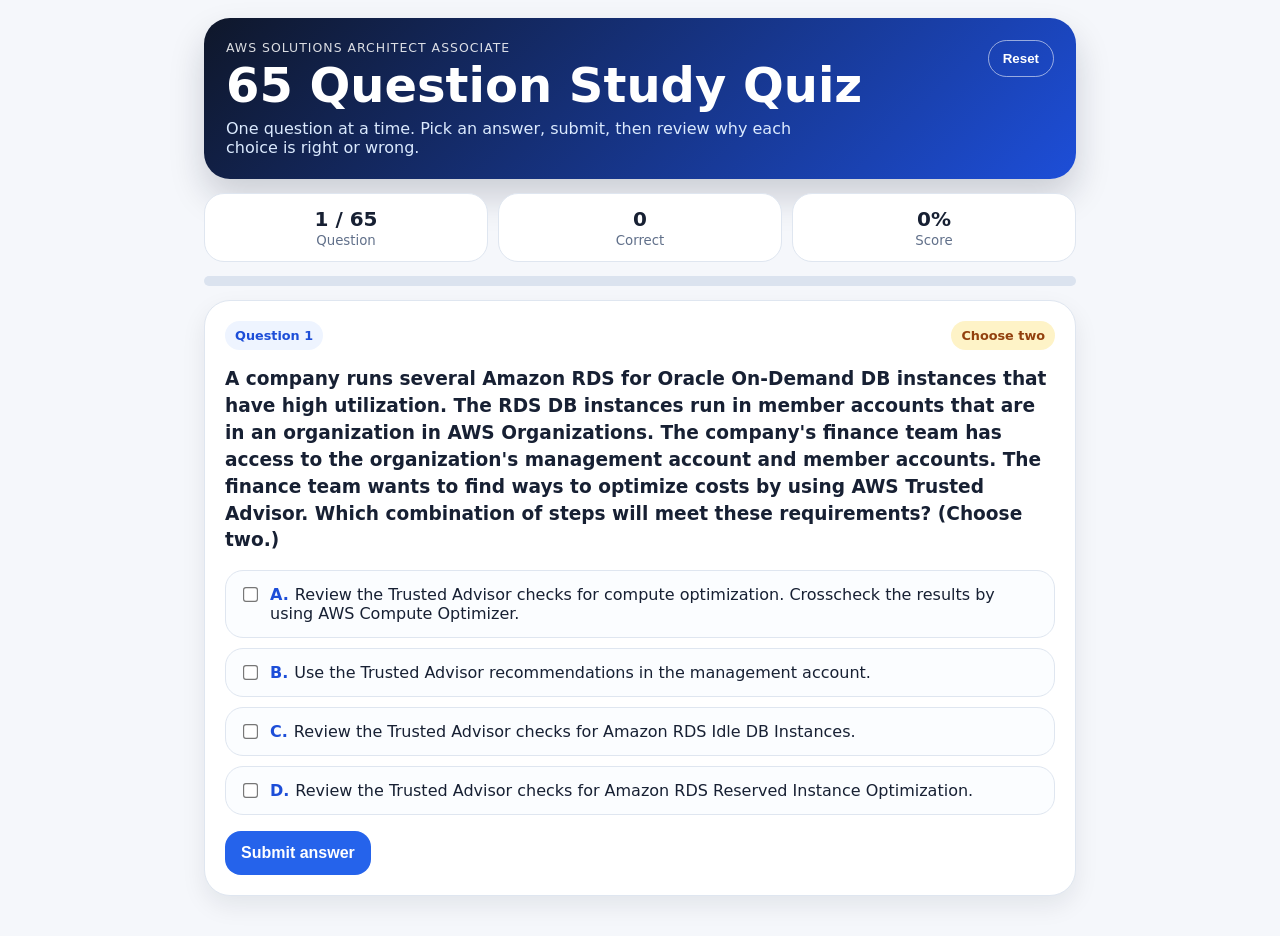
<file: index.html>
<!doctype html>
<html lang="en">
<head>
  <meta charset="utf-8" />
  <meta name="viewport" content="width=device-width, initial-scale=1" />
  <title>AWS SAA Study Quiz</title>
  <link rel="stylesheet" href="style.css" />
</head>
<body>
  <main class="app">
    <section class="hero">
      <div>
        <p class="eyebrow">AWS Solutions Architect Associate</p>
        <h1>65 Question Study Quiz</h1>
        <p class="sub">One question at a time. Pick an answer, submit, then review why each choice is right or wrong.</p>
      </div>
      <button id="resetBtn" class="ghost">Reset</button>
    </section>

    <section class="stats" aria-label="quiz stats">
      <div><span id="qCount">1 / 65</span><small>Question</small></div>
      <div><span id="score">0</span><small>Correct</small></div>
      <div><span id="percent">0%</span><small>Score</small></div>
    </section>

    <div class="progress"><div id="progressBar"></div></div>

    <section class="card" id="quizCard">
      <div class="questionTop">
        <span id="questionBadge">Question 1</span>
        <span id="multiBadge" class="multi hidden">Choose two</span>
      </div>
      <h2 id="questionText"></h2>
      <form id="answerForm" class="answers"></form>
      <div class="actions">
        <button id="submitBtn" class="primary">Submit answer</button>
        <button id="nextBtn" class="secondary hidden">Next question</button>
      </div>
    </section>

    <section id="feedback" class="feedback hidden"></section>
  </main>

  <script src="questions.js"></script>
  <script src="script.js"></script>
</body>
</html>
</file>
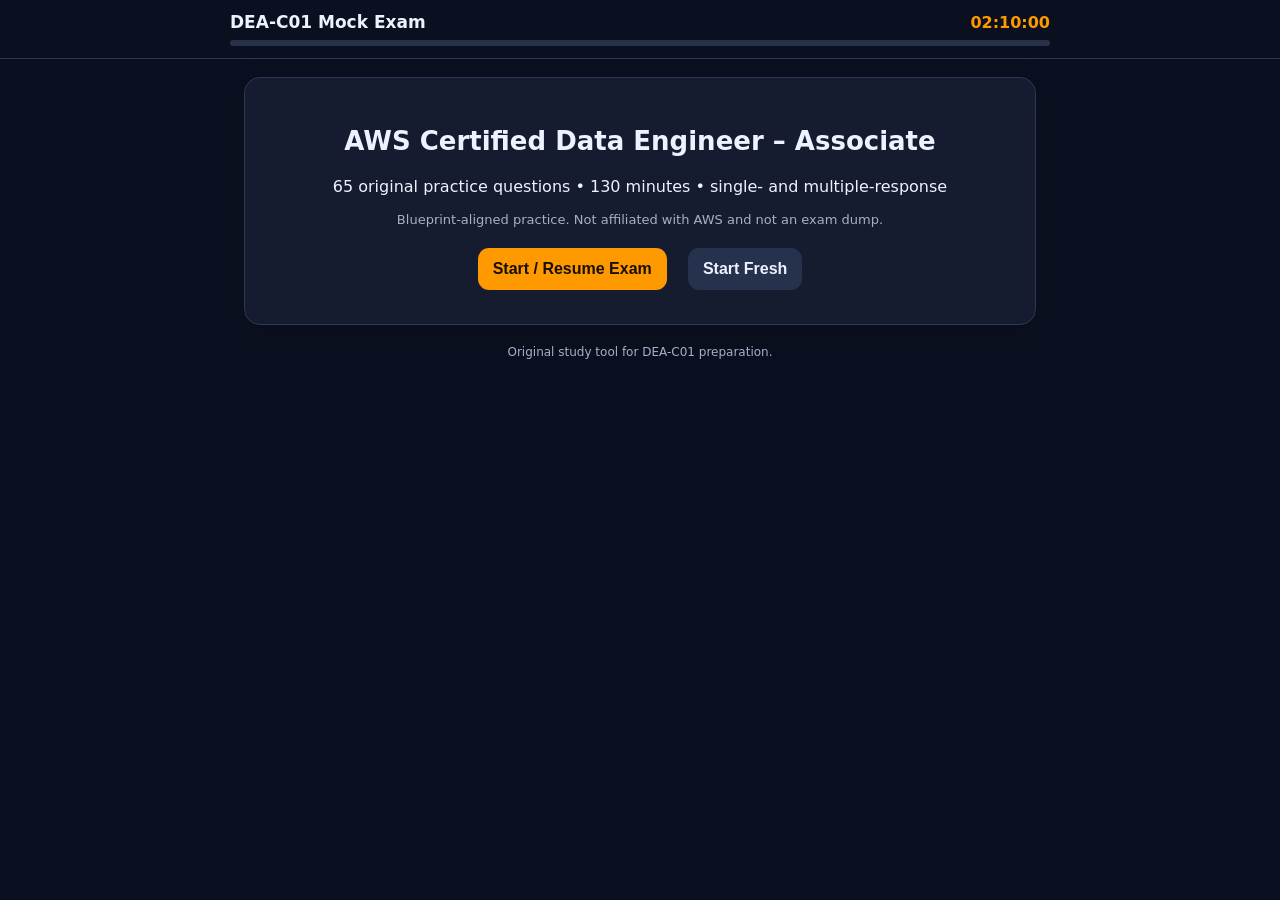
<file: aws-dea-c01-mock-exam/index.html>
<!doctype html>
<html lang="en">
<head>
<meta charset="utf-8">
<meta name="viewport" content="width=device-width,initial-scale=1,viewport-fit=cover">
<meta name="theme-color" content="#111827">
<title>AWS DEA-C01 Mock Exam</title>
<style>
:root{--bg:#0b1020;--card:#151c2f;--card2:#1d263d;--text:#eef2ff;--muted:#a7b0c4;--accent:#ff9900;--ok:#27c281;--bad:#ff6b6b;--border:#2d3855}
*{box-sizing:border-box} body{margin:0;font-family:system-ui,-apple-system,Segoe UI,Roboto,Arial,sans-serif;background:var(--bg);color:var(--text)}
header{position:sticky;top:0;z-index:5;background:rgba(11,16,32,.96);border-bottom:1px solid var(--border);padding:12px max(14px,env(safe-area-inset-left))}
.top{max-width:820px;margin:auto;display:flex;gap:10px;align-items:center;justify-content:space-between} h1{font-size:17px;margin:0} #timer{font-variant-numeric:tabular-nums;font-weight:700;color:var(--accent)}
.progress{max-width:820px;margin:8px auto 0;height:6px;background:#27314a;border-radius:99px;overflow:hidden} .progress>div{height:100%;background:var(--accent);width:0}
main{max-width:820px;margin:auto;padding:18px 14px 110px} .card{background:var(--card);border:1px solid var(--border);border-radius:16px;padding:18px;box-shadow:0 10px 30px rgba(0,0,0,.15)}
.meta{display:flex;gap:8px;flex-wrap:wrap;color:var(--muted);font-size:13px;margin-bottom:10px} .pill{background:var(--card2);padding:5px 8px;border-radius:999px}
.question{font-size:19px;line-height:1.45;font-weight:650;margin:10px 0 18px} .choice{display:flex;gap:11px;align-items:flex-start;background:var(--card2);border:1px solid var(--border);border-radius:12px;padding:13px;margin:10px 0;cursor:pointer;line-height:1.35}
.choice:has(input:checked){border-color:var(--accent);outline:1px solid var(--accent)} input{margin-top:3px;transform:scale(1.2);accent-color:var(--accent)} button{border:0;border-radius:11px;padding:12px 15px;font-weight:700;cursor:pointer}
.nav{position:fixed;bottom:0;left:0;right:0;background:rgba(11,16,32,.97);border-top:1px solid var(--border);padding:10px max(14px,env(safe-area-inset-left)) calc(10px + env(safe-area-inset-bottom));z-index:5}
.navin{max-width:820px;margin:auto;display:grid;grid-template-columns:1fr 1fr 1fr;gap:8px} .primary{background:var(--accent);color:#181000} .secondary{background:#26314d;color:var(--text)} .flagged{background:#7c5c00!important;color:white}
.reviewgrid{display:grid;grid-template-columns:repeat(auto-fill,minmax(42px,1fr));gap:7px;margin:16px 0} .qbtn{padding:9px 4px;background:#26314d;color:white} .qbtn.done{outline:1px solid var(--ok)} .qbtn.flag{background:#7c5c00} .score{font-size:44px;font-weight:800;margin:8px 0} .pass{color:var(--ok)} .fail{color:var(--bad)} .domainrow{margin:10px 0} .bar{height:8px;background:#27314a;border-radius:99px;overflow:hidden} .bar>div{height:100%;background:var(--accent)} .explain{margin-top:14px;padding:13px;border-radius:12px;background:#10172a;border:1px solid var(--border)} .correct{border-color:var(--ok)} .incorrect{border-color:var(--bad)} .small{font-size:13px;color:var(--muted)} .hidden{display:none!important}
.start{text-align:center;padding:28px 18px} .start h2{font-size:26px} .start button{font-size:16px;margin:8px} footer{margin-top:20px;color:var(--muted);font-size:12px;text-align:center}
@media(min-width:700px){.card{padding:26px} .question{font-size:21px}}
</style>
</head>
<body>
<header><div class="top"><h1>DEA-C01 Mock Exam</h1><div id="timer">02:10:00</div></div><div class="progress"><div id="progressbar"></div></div></header>
<main>
<section id="start" class="card start">
<h2>AWS Certified Data Engineer – Associate</h2>
<p>65 original practice questions • 130 minutes • single- and multiple-response</p>
<p class="small">Blueprint-aligned practice. Not affiliated with AWS and not an exam dump.</p>
<button class="primary" onclick="startExam(false)">Start / Resume Exam</button>
<button class="secondary" onclick="newExam()">Start Fresh</button>
</section>
<section id="exam" class="hidden">
<div class="card">
<div class="meta"><span id="num" class="pill"></span><span id="domain" class="pill"></span><span id="type" class="pill"></span></div>
<div id="question" class="question"></div>
<div id="choices"></div>
<button id="checkbtn" class="primary" style="margin-top:14px;width:100%" onclick="checkCurrent()">Check Answer</button>
<div id="feedback" class="hidden explain"></div>
</div>
<div style="margin-top:12px"><button id="reviewBtn" class="secondary" onclick="showReview()">Question Grid</button></div>
</section>
<section id="review" class="hidden card">
<h2>Review Questions</h2><p class="small">Outlined = answered. Gold = flagged.</p>
<div id="reviewgrid" class="reviewgrid"></div>
<button class="primary" onclick="submitExam()">Submit Exam</button>
<button class="secondary" onclick="hideReview()">Back</button>
</section>
<section id="results" class="hidden card"></section>
<footer>Original study tool for DEA-C01 preparation.</footer>
</main>
<div id="nav" class="nav hidden"><div class="navin">
<button class="secondary" onclick="prevQ()">← Previous</button>
<button id="flagbtn" class="secondary" onclick="toggleFlag()">☆ Flag</button>
<button class="primary" onclick="nextQ()">Next →</button>
</div></div>
<script>
const QUESTIONS=[{"domain": "1. Data Ingestion & Transformation", "type": "single", "q": "A company receives 4 TB of JSON clickstream files in Amazon S3 each day. Analysts query only a few columns and commonly filter by event_date. Which change will MOST reduce Athena scan cost and improve query performance?", "choices": ["Convert the data to Parquet and partition by event_date", "Enable S3 Transfer Acceleration", "Store the files in S3 Standard-IA immediately", "Compress each JSON object individually with ZIP"], "answer": [0], "why": "Parquet is columnar, so Athena can scan only needed columns. Partitioning by event_date lets partition pruning avoid unrelated objects."}, {"domain": "1. Data Ingestion & Transformation", "type": "single", "q": "A data engineer needs to ingest database changes from an on-premises Oracle database into Amazon S3 with minimal custom code. The solution must capture ongoing inserts, updates, and deletes. Which service is the BEST fit?", "choices": ["AWS Database Migration Service (AWS DMS) with change data capture", "AWS DataSync", "Amazon Kinesis Data Firehose", "AWS Glue crawler"], "answer": [0], "why": "AWS DMS supports full load plus change data capture from supported relational sources to targets such as S3."}, {"domain": "1. Data Ingestion & Transformation", "type": "single", "q": "A streaming application produces records continuously. The company wants a fully managed service that can buffer records and deliver them to Amazon S3 with minimal administration. Which service should be used?", "choices": ["Amazon Kinesis Data Firehose", "Amazon Kinesis Data Streams with self-managed consumers", "Amazon MQ", "AWS Batch"], "answer": [0], "why": "Kinesis Data Firehose is designed for managed streaming delivery to destinations such as S3 with buffering and optional transformation."}, {"domain": "1. Data Ingestion & Transformation", "type": "single", "q": "An AWS Glue ETL job repeatedly reads the same reference dataset from S3. The dataset is small enough to fit in memory and is joined to a very large dataset. Which Spark technique is MOST likely to reduce shuffle?", "choices": ["Broadcast the small reference dataset", "Repartition both datasets to one partition", "Convert all columns to strings", "Write both datasets to CSV first"], "answer": [0], "why": "A broadcast join sends the small table to executors, avoiding a large shuffle of both datasets."}, {"domain": "1. Data Ingestion & Transformation", "type": "multiple", "q": "A company needs to process events from Amazon Kinesis Data Streams with low latency and persist enriched results to DynamoDB. Which TWO options are appropriate managed approaches?", "choices": ["AWS Lambda event source mapping from Kinesis", "Kinesis Data Analytics for Apache Flink", "AWS Glue crawler scheduled every minute", "Amazon S3 Batch Operations", "AWS Storage Gateway"], "answer": [0, 1], "why": "Lambda can consume Kinesis records with an event source mapping, and Managed Service for Apache Flink can perform stateful stream processing."}, {"domain": "1. Data Ingestion & Transformation", "type": "single", "q": "A nightly pipeline runs an AWS Glue job, then several Athena validation queries, then publishes a success notification. The engineer wants visual orchestration, retries, and error handling without maintaining servers. Which service is BEST?", "choices": ["AWS Step Functions", "Amazon EC2 Auto Scaling", "AWS CloudFormation", "Amazon Route 53"], "answer": [0], "why": "Step Functions coordinates multi-step workflows and provides state, retries, branching, and error handling."}, {"domain": "1. Data Ingestion & Transformation", "type": "single", "q": "A Glue crawler discovers a new column in incoming S3 data. Existing Athena tables should automatically reflect compatible schema changes. What component stores this table metadata?", "choices": ["AWS Glue Data Catalog", "Amazon CloudWatch Logs", "AWS Systems Manager Parameter Store", "Amazon ECR"], "answer": [0], "why": "The Glue Data Catalog stores database, table, schema, and partition metadata used by Athena and other analytics services."}, {"domain": "1. Data Ingestion & Transformation", "type": "single", "q": "A producer sends records to a Kinesis data stream using customer_id as the partition key. One very active customer causes throttling on a single shard. What is the MOST likely issue?", "choices": ["A hot shard caused by uneven partition-key distribution", "Insufficient S3 multipart upload size", "Athena partition projection is disabled", "DynamoDB TTL is misconfigured"], "answer": [0], "why": "Kinesis hashes partition keys to shards. A disproportionately frequent key can create a hot shard and throughput bottleneck."}, {"domain": "1. Data Ingestion & Transformation", "type": "multiple", "q": "A team is designing an idempotent ETL pipeline. Which TWO practices help prevent duplicate output when a job is retried?", "choices": ["Use deterministic record identifiers or upsert keys", "Track processed checkpoints/bookmarks", "Generate a new random primary key on every retry", "Disable all retries", "Write every retry to a new table with no reconciliation"], "answer": [0, 1], "why": "Stable identifiers and checkpoints/bookmarks allow retries without repeatedly creating equivalent output."}, {"domain": "1. Data Ingestion & Transformation", "type": "single", "q": "A data engineer wants AWS Glue to process only S3 files that were added since the previous successful run. Which feature is designed for this purpose?", "choices": ["Job bookmarks", "Crawler classifiers", "S3 Object Lock", "Athena workgroups"], "answer": [0], "why": "Glue job bookmarks track previously processed data so subsequent runs can process new data."}, {"domain": "1. Data Ingestion & Transformation", "type": "single", "q": "A company receives CSV files from partners. Some rows are malformed and should not stop the entire pipeline. The team wants invalid rows stored separately for investigation. What pattern is MOST appropriate?", "choices": ["Route invalid records to a quarantine/dead-letter location while continuing valid processing", "Delete malformed records silently", "Increase the S3 bucket versioning retention period", "Create one KMS key per row"], "answer": [0], "why": "Quarantining bad records preserves observability and allows valid data to continue through the pipeline."}, {"domain": "1. Data Ingestion & Transformation", "type": "single", "q": "A pipeline needs to run whenever a new object is created in a specific S3 prefix. Which design has the LEAST polling overhead?", "choices": ["Use S3 event notifications or EventBridge to trigger downstream processing", "Run an EC2 cron job every minute to list the bucket", "Run a Glue crawler every 10 seconds", "Continuously query S3 Inventory"], "answer": [0], "why": "Event-driven S3 notifications/EventBridge avoid repeated bucket polling."}, {"domain": "1. Data Ingestion & Transformation", "type": "single", "q": "A Spark job must join two very large datasets that are both heavily skewed on the same key. Which symptom is MOST consistent with data skew?", "choices": ["A few tasks run far longer than the rest", "All tasks finish at almost exactly the same time", "S3 versioning stops working", "KMS rotates keys too frequently"], "answer": [0], "why": "Skew causes disproportionate data to land in a small number of partitions, creating straggler tasks."}, {"domain": "1. Data Ingestion & Transformation", "type": "single", "q": "A company wants SQL-based transformations directly in an Amazon Redshift warehouse and prefers ELT rather than exporting data for a separate Spark job. Which approach BEST matches that goal?", "choices": ["Load data into Redshift and transform with SQL", "Copy all data to EC2 instance store and use shell scripts", "Use Route 53 Resolver", "Use S3 Glacier Select for all transformations"], "answer": [0], "why": "ELT loads data into the target warehouse first and performs transformations there, commonly with SQL."}, {"domain": "1. Data Ingestion & Transformation", "type": "multiple", "q": "Which TWO file characteristics generally improve analytical query efficiency in a data lake?", "choices": ["Columnar formats such as Parquet or ORC", "Partitioning on commonly filtered fields", "Thousands of tiny files for every partition", "Storing all numeric values as free-form text", "Avoiding compression"], "answer": [0, 1], "why": "Columnar formats reduce scanned columns and partitioning enables pruning. Tiny-file proliferation usually hurts performance."}, {"domain": "1. Data Ingestion & Transformation", "type": "single", "q": "An engineer needs to transfer 50 TB of files from an on-premises NFS server to Amazon S3 over the network while preserving metadata and using a managed transfer service. Which service should be used?", "choices": ["AWS DataSync", "AWS DMS", "Amazon Kinesis Data Streams", "AWS Glue DataBrew"], "answer": [0], "why": "DataSync is intended for managed online file and object data transfers between on-premises storage and AWS storage services."}, {"domain": "1. Data Ingestion & Transformation", "type": "single", "q": "A Lambda function processes records from a stream. Processing sometimes fails because a downstream service is temporarily unavailable. What is the BEST general strategy?", "choices": ["Use retries with backoff and make processing idempotent", "Disable retries and drop failed events", "Increase the IAM policy to AdministratorAccess", "Move the data to Glacier immediately"], "answer": [0], "why": "Transient failures are commonly handled with retry/backoff, while idempotency prevents duplicate effects."}, {"domain": "1. Data Ingestion & Transformation", "type": "single", "q": "A pipeline receives nested JSON and needs to flatten fields before writing curated Parquet data. Which service is MOST appropriate for a serverless Spark ETL job?", "choices": ["AWS Glue", "Amazon Route 53", "AWS WAF", "AWS Direct Connect"], "answer": [0], "why": "AWS Glue provides managed/serverless Spark-based ETL capabilities suitable for transforming nested data."}, {"domain": "1. Data Ingestion & Transformation", "type": "single", "q": "A batch pipeline must start every day at 02:00 UTC. Which AWS service can provide a managed schedule that triggers the workflow?", "choices": ["Amazon EventBridge Scheduler", "AWS Shield", "Amazon Inspector", "AWS Artifact"], "answer": [0], "why": "EventBridge Scheduler can invoke supported targets according to a managed schedule."}, {"domain": "1. Data Ingestion & Transformation", "type": "multiple", "q": "A Kinesis Data Streams consumer is falling behind. Which TWO metrics or concepts are most relevant to investigate?", "choices": ["Iterator age / consumer lag", "Shard throughput and throttling", "S3 lifecycle expiration", "Route 53 TTL", "IAM password age"], "answer": [0, 1], "why": "Consumer lag and per-shard throughput are core indicators when a stream consumer cannot keep up."}, {"domain": "1. Data Ingestion & Transformation", "type": "single", "q": "A team runs Apache Airflow DAGs and wants an AWS-managed Airflow environment instead of maintaining scheduler and webserver instances. Which service should they choose?", "choices": ["Amazon Managed Workflows for Apache Airflow (MWAA)", "AWS Step Functions Express Workflows only", "Amazon Lightsail", "AWS Elastic Beanstalk"], "answer": [0], "why": "MWAA is AWS's managed Apache Airflow offering."}, {"domain": "1. Data Ingestion & Transformation", "type": "single", "q": "A data pipeline needs to ingest files uploaded by external partners over SFTP directly into Amazon S3 without running an SFTP server. Which service is designed for this?", "choices": ["AWS Transfer Family", "Amazon AppFlow", "AWS DMS", "Amazon EMR"], "answer": [0], "why": "AWS Transfer Family provides managed SFTP/FTPS/FTP endpoints backed by services such as S3."}, {"domain": "2. Data Store Management", "type": "single", "q": "A company stores years of immutable log data in S3. Data is queried frequently for 30 days, rarely for the next 90 days, and almost never afterward. What is the MOST operationally efficient way to reduce storage cost?", "choices": ["Configure S3 Lifecycle transitions to lower-cost storage classes", "Manually copy old objects every month", "Move all data immediately to Glacier Deep Archive", "Store duplicate copies in EBS snapshots"], "answer": [0], "why": "S3 Lifecycle policies automate transitions based on object age and access requirements."}, {"domain": "2. Data Store Management", "type": "single", "q": "An application needs single-digit-millisecond key-value lookups at very large scale with minimal administration. Which store is the BEST fit?", "choices": ["Amazon DynamoDB", "Amazon Redshift", "Amazon Athena", "Amazon S3 Glacier Deep Archive"], "answer": [0], "why": "DynamoDB is a managed key-value/document database designed for very low-latency access at scale."}, {"domain": "2. Data Store Management", "type": "single", "q": "A BI workload requires complex SQL joins across billions of rows in a columnar data warehouse. Which service is MOST appropriate?", "choices": ["Amazon Redshift", "Amazon DynamoDB", "Amazon ElastiCache", "Amazon SQS"], "answer": [0], "why": "Redshift is a columnar analytical data warehouse optimized for SQL analytics over large datasets."}, {"domain": "2. Data Store Management", "type": "single", "q": "Analysts need ad hoc SQL queries over data already stored in S3 without provisioning a cluster. Which service should they use?", "choices": ["Amazon Athena", "Amazon RDS for MySQL", "Amazon Neptune", "Amazon MemoryDB"], "answer": [0], "why": "Athena is a serverless interactive query service for data in S3."}, {"domain": "2. Data Store Management", "type": "multiple", "q": "Which TWO practices generally help avoid the small-files problem in an S3-based analytical lake?", "choices": ["Compact many tiny files into larger files", "Choose sensible partition sizes", "Create one object per individual record", "Partition by a high-cardinality UUID", "Disable compression"], "answer": [0, 1], "why": "Compaction and sensible partition sizing reduce metadata/list overhead and improve scan efficiency."}, {"domain": "2. Data Store Management", "type": "single", "q": "A DynamoDB table receives unpredictable traffic spikes. The team wants capacity to scale automatically without setting read/write capacity units. Which capacity mode should be considered?", "choices": ["On-demand", "Provisioned with no auto scaling", "Reserved Instances", "Spot capacity"], "answer": [0], "why": "DynamoDB on-demand mode automatically accommodates varying request traffic and charges per request."}, {"domain": "2. Data Store Management", "type": "single", "q": "A data lake uses the Glue Data Catalog. Analysts add new date partitions to S3 every hour. Athena queries cannot see the new partitions. What must occur unless partition projection is used?", "choices": ["Add/update the partition metadata in the catalog, for example with a crawler or ALTER TABLE", "Rotate the bucket KMS key", "Recreate the S3 bucket", "Enable DynamoDB Streams"], "answer": [0], "why": "Traditional partitioned tables require partition metadata to be present in the catalog."}, {"domain": "2. Data Store Management", "type": "single", "q": "A table is partitioned by year/month/day, and users almost always filter by those fields. What Athena optimization does this primarily enable?", "choices": ["Partition pruning", "Cross-Region replication", "Row-level locking", "Write-ahead logging"], "answer": [0], "why": "Partition pruning skips partitions that cannot match the filter, reducing scanned data."}, {"domain": "2. Data Store Management", "type": "single", "q": "A Redshift table is frequently joined on customer_id and filtered by date. Which design concepts should the engineer evaluate to improve performance?", "choices": ["Distribution style/key and sort key", "S3 Object Lock mode and vault lock", "Route 53 routing policy", "Lambda reserved concurrency only"], "answer": [0], "why": "Redshift distribution affects data movement during joins, while sort design can improve filtered scans."}, {"domain": "2. Data Store Management", "type": "single", "q": "A company must retain certain S3 records for seven years and prevent deletion or overwrite during the retention period for compliance. Which feature is designed for this requirement?", "choices": ["S3 Object Lock", "S3 Transfer Acceleration", "S3 Select", "S3 event notifications"], "answer": [0], "why": "S3 Object Lock provides write-once-read-many retention controls."}, {"domain": "2. Data Store Management", "type": "multiple", "q": "Which TWO are common reasons to choose Parquet over CSV for analytical lake data?", "choices": ["Columnar storage can reduce scanned data", "Parquet preserves typed schema information better than plain CSV", "Parquet requires no metadata or schema understanding", "Parquet always produces one file regardless of input size", "CSV supports predicate pushdown better in all cases"], "answer": [0, 1], "why": "Parquet is columnar and typed, making it well suited for analytics and compression."}, {"domain": "2. Data Store Management", "type": "single", "q": "A company needs a relational transactional database with SQL, foreign keys, and ACID transactions. Which option is the BEST general fit?", "choices": ["Amazon RDS/Amazon Aurora", "Amazon S3", "Amazon Kinesis Data Streams", "AWS Glue Data Catalog"], "answer": [0], "why": "RDS and Aurora are managed relational databases designed for transactional SQL workloads."}, {"domain": "2. Data Store Management", "type": "single", "q": "A dataset in S3 has highly predictable partition keys derived from date, but it contains millions of partitions. The team wants Athena to avoid storing every partition explicitly in the catalog. Which feature can help?", "choices": ["Partition projection", "S3 Transfer Acceleration", "Redshift concurrency scaling", "DynamoDB global tables"], "answer": [0], "why": "Athena partition projection calculates partitions from configured rules instead of requiring every partition to be registered."}, {"domain": "2. Data Store Management", "type": "single", "q": "A team wants to query operational data in an Aurora database together with historical data in S3 using Athena while minimizing data movement. What Athena capability is relevant?", "choices": ["Federated queries/connectors", "S3 Object Lock", "Kinesis enhanced fan-out", "EC2 placement groups"], "answer": [0], "why": "Athena federated query connectors enable queries against supported external data sources."}, {"domain": "2. Data Store Management", "type": "single", "q": "A schema evolves by adding nullable columns to Parquet files. What design choice generally makes consumers more resilient to this change?", "choices": ["Use schema evolution-compatible readers and avoid assumptions that column position never changes", "Convert all data to fixed-width text", "Delete old partitions whenever a column is added", "Use one S3 bucket per column"], "answer": [0], "why": "Compatible schema evolution practices let old and new files coexist without brittle positional assumptions."}, {"domain": "2. Data Store Management", "type": "single", "q": "A company wants a centralized metadata catalog that can be shared by Glue ETL jobs, Athena, and EMR. Which service provides this function?", "choices": ["AWS Glue Data Catalog", "Amazon CloudFront", "AWS Secrets Manager", "Amazon SNS"], "answer": [0], "why": "The Glue Data Catalog provides shared metadata for multiple AWS analytics services."}, {"domain": "2. Data Store Management", "type": "multiple", "q": "Which TWO factors should strongly influence selection of a data store?", "choices": ["Access pattern and latency requirement", "Data model and query pattern", "The engineer's favorite programming font", "The AWS Region name length", "Whether the dataset contains the letter A"], "answer": [0, 1], "why": "Data-store selection should be driven by workload characteristics such as access patterns, latency, data model, scale, durability, and query needs."}, {"domain": "3. Data Operations & Support", "type": "single", "q": "An AWS Glue job suddenly takes twice as long. CloudWatch shows no errors, but Spark shows a few tasks running much longer than others. What should the engineer investigate FIRST?", "choices": ["Data skew and uneven partition sizes", "Route 53 health checks", "S3 bucket website hosting", "IAM user console passwords"], "answer": [0], "why": "A few long-running tasks commonly indicate skew or uneven partitioning."}, {"domain": "3. Data Operations & Support", "type": "single", "q": "A data pipeline must alert the operations team when a Glue job fails. Which combination is MOST appropriate?", "choices": ["EventBridge rule for Glue job state changes and an SNS notification target", "S3 lifecycle policy and Glacier restore", "Route 53 latency routing and CloudFront", "DynamoDB TTL and DAX"], "answer": [0], "why": "Glue state changes can be surfaced through EventBridge and routed to notification or incident targets."}, {"domain": "3. Data Operations & Support", "type": "multiple", "q": "Which TWO CloudWatch capabilities are most useful for operational monitoring of data pipelines?", "choices": ["Metrics and alarms", "Logs and Logs Insights", "S3 multipart upload", "KMS imported key material", "IAM access keys"], "answer": [0, 1], "why": "CloudWatch metrics/alarms and logs/querying are core observability tools."}, {"domain": "3. Data Operations & Support", "type": "single", "q": "An Athena team unexpectedly generates very high query costs because users scan entire datasets. Which control helps set limits and separate query usage?", "choices": ["Athena workgroups", "Amazon VPC peering", "AWS Shield Advanced", "S3 Transfer Acceleration"], "answer": [0], "why": "Athena workgroups can separate workloads and enforce/query-control settings including bytes-scanned limits."}, {"domain": "3. Data Operations & Support", "type": "single", "q": "A Redshift cluster has many concurrent BI queries and users experience queueing. Which area should the engineer investigate?", "choices": ["Workload management and concurrency features", "S3 bucket ACLs only", "Kinesis partition keys", "Route 53 geolocation routing"], "answer": [0], "why": "Redshift WLM and concurrency features control how competing analytical queries receive resources."}, {"domain": "3. Data Operations & Support", "type": "single", "q": "A pipeline needs a durable record of which AWS API calls changed data infrastructure resources. Which service provides this audit trail?", "choices": ["AWS CloudTrail", "Amazon CloudWatch metrics only", "AWS DataSync", "Amazon Kinesis Data Firehose"], "answer": [0], "why": "CloudTrail records AWS API activity and is central to auditing changes."}, {"domain": "3. Data Operations & Support", "type": "single", "q": "A Glue ETL job is failing with out-of-memory errors after input volume grows significantly. What is a reasonable first response?", "choices": ["Investigate partitioning and worker sizing, then scale the job appropriately", "Disable encryption on S3", "Delete the Glue Data Catalog", "Create more IAM users"], "answer": [0], "why": "Memory failures require examining workload partitioning, transformations, and job capacity/worker sizing."}, {"domain": "3. Data Operations & Support", "type": "single", "q": "A pipeline frequently retries a failed step and occasionally produces duplicate records downstream. What operational property should be improved?", "choices": ["Idempotency", "DNS recursion", "S3 website redirection", "IAM password complexity"], "answer": [0], "why": "Idempotent processing ensures repeated execution has the same intended effect and avoids duplicates."}, {"domain": "3. Data Operations & Support", "type": "single", "q": "A team wants to identify unusually expensive AWS resources and data-transfer patterns across its account. Which service family is MOST relevant for cost analysis?", "choices": ["AWS Cost Explorer and cost allocation tools", "Amazon Route 53 Resolver", "AWS Certificate Manager", "Amazon Cognito"], "answer": [0], "why": "AWS cost-management tools provide service- and usage-level cost visibility."}, {"domain": "3. Data Operations & Support", "type": "multiple", "q": "A data pipeline has an SLA. Which TWO measures are useful for operational health?", "choices": ["End-to-end processing latency", "Failure/retry rate", "Number of IAM users with profile photos", "Length of S3 bucket names", "Number of Regions listed in documentation"], "answer": [0, 1], "why": "Latency and reliability/error metrics directly measure pipeline health against an SLA."}, {"domain": "3. Data Operations & Support", "type": "single", "q": "A Step Functions workflow should retry a transient task failure three times with increasing delays before moving to a failure path. Which feature should be configured?", "choices": ["Retry with backoff and Catch handling", "S3 lifecycle transition", "VPC route propagation", "Redshift sort key"], "answer": [0], "why": "Step Functions supports Retry policies including intervals/backoff and Catch branches for unhandled failure."}, {"domain": "3. Data Operations & Support", "type": "single", "q": "An S3-based pipeline needs to know when objects were deleted or overwritten for forensic troubleshooting. Which feature can preserve prior object versions?", "choices": ["S3 Versioning", "S3 Transfer Acceleration", "S3 website hosting", "Requester Pays"], "answer": [0], "why": "Versioning preserves multiple object versions, which can help recover or investigate overwrites/deletes."}, {"domain": "3. Data Operations & Support", "type": "single", "q": "A Kinesis producer is receiving throughput exceeded errors on a provisioned stream. What should the engineer examine?", "choices": ["Shard capacity, write rate, and partition-key distribution", "Athena table comments", "S3 Glacier vault locks", "CloudFront cache headers"], "answer": [0], "why": "Provisioned Kinesis throughput is governed by shard limits and key distribution can concentrate load."}, {"domain": "3. Data Operations & Support", "type": "single", "q": "A daily job completes successfully but downstream dashboards show stale data. What should the engineer verify FIRST?", "choices": ["The freshness/completeness of the job output and downstream dependency timestamps", "The company's Route 53 domain registration", "Whether IAM users enabled MFA", "The S3 bucket's static website index document"], "answer": [0], "why": "Successful execution does not guarantee fresh or complete data; validate outputs and dependency timestamps."}, {"domain": "4. Data Security & Governance", "type": "single", "q": "An AWS Glue job must read an S3 bucket and write to a different bucket. Which access design follows least privilege?", "choices": ["Attach a role to the Glue job with only required S3 actions on the required prefixes", "Give every developer AdministratorAccess", "Make both buckets public", "Store root account credentials in the job"], "answer": [0], "why": "A scoped IAM role attached to the workload provides temporary credentials and least-privilege access."}, {"domain": "4. Data Security & Governance", "type": "single", "q": "A company requires S3 data to be encrypted at rest with a customer-managed key and auditable key usage. Which option is most appropriate?", "choices": ["Server-side encryption with AWS KMS using a customer managed KMS key", "Base64 encode each file", "Enable only HTTPS on the bucket website endpoint", "Use an IAM group as an encryption key"], "answer": [0], "why": "SSE-KMS with a customer-managed key provides managed encryption and control/auditability of key use."}, {"domain": "4. Data Security & Governance", "type": "multiple", "q": "Which TWO controls can help protect data in transit between clients and AWS services?", "choices": ["TLS/HTTPS", "Private connectivity such as VPC endpoints where applicable", "S3 lifecycle expiration", "DynamoDB TTL", "Athena partition projection"], "answer": [0, 1], "why": "TLS encrypts traffic; private endpoints can keep supported service traffic off the public internet."}, {"domain": "4. Data Security & Governance", "type": "single", "q": "Different business units need column- and table-level permissions on a central S3 data lake. Which AWS service is designed to centrally manage fine-grained data lake permissions?", "choices": ["AWS Lake Formation", "Amazon Route 53", "AWS DataSync", "Amazon CloudFront"], "answer": [0], "why": "Lake Formation provides centralized data-lake permission management integrated with cataloged data."}, {"domain": "4. Data Security & Governance", "type": "single", "q": "A Lambda function needs a database password. The team must avoid hard-coding the password and wants managed rotation. Which service is the BEST fit?", "choices": ["AWS Secrets Manager", "Amazon S3 public object", "AWS CloudFormation Output with plaintext secret", "EC2 instance tags"], "answer": [0], "why": "Secrets Manager securely stores secrets and supports managed rotation patterns."}, {"domain": "4. Data Security & Governance", "type": "single", "q": "An analyst should be able to query curated Athena tables but must not directly read raw sensitive objects in another S3 prefix. What principle should guide the permission design?", "choices": ["Least privilege and separation of access to raw versus curated data", "Grant s3:* on all company buckets", "Share the root credentials", "Disable logging to make access simpler"], "answer": [0], "why": "Permissions should expose only the datasets and actions required for the analyst's job."}, {"domain": "4. Data Security & Governance", "type": "multiple", "q": "Which TWO services are commonly used to investigate who performed an AWS API action and whether a resource configuration violates policy?", "choices": ["AWS CloudTrail", "AWS Config", "Amazon Kinesis Data Streams", "AWS Glue DataBrew", "Amazon QuickSight"], "answer": [0, 1], "why": "CloudTrail records API activity; Config records resource configuration/history and can evaluate configuration rules."}, {"domain": "4. Data Security & Governance", "type": "single", "q": "A company must prevent accidental public access to S3 data lake buckets across an account. Which control should be enabled as a strong baseline?", "choices": ["S3 Block Public Access", "S3 static website hosting", "Requester Pays", "Transfer Acceleration"], "answer": [0], "why": "S3 Block Public Access provides account/bucket-level controls to prevent public access configurations."}, {"domain": "4. Data Security & Governance", "type": "single", "q": "A KMS key policy permits an ETL role to decrypt data, but the role's IAM policy explicitly denies kms:Decrypt. What is the result?", "choices": ["The explicit deny wins and decryption is denied", "The key policy always overrides all explicit denies", "KMS ignores IAM policies", "The request succeeds if the object is in S3 Standard"], "answer": [0], "why": "An applicable explicit Deny in AWS authorization overrides an Allow."}, {"domain": "4. Data Security & Governance", "type": "single", "q": "A company wants to discover and classify sensitive data such as personally identifiable information stored in S3. Which service is designed for this purpose?", "choices": ["Amazon Macie", "Amazon Route 53", "AWS Batch", "Amazon MQ"], "answer": [0], "why": "Macie uses data-security capabilities to discover and help protect sensitive data in S3."}, {"domain": "4. Data Security & Governance", "type": "single", "q": "A cross-account analytics role needs access to an S3 bucket encrypted with a customer-managed KMS key. Besides S3 permissions, what is also required?", "choices": ["KMS key permissions that allow the cross-account principal to use the key", "A public bucket policy", "An EC2 key pair", "A Route 53 private hosted zone"], "answer": [0], "why": "Access to encrypted data requires both permission to the data and permission to use the applicable KMS key."}, {"domain": "4. Data Security & Governance", "type": "single", "q": "A team needs masked production-like data for testing so engineers do not see real customer identifiers. Which approach BEST supports this goal?", "choices": ["Tokenize or mask sensitive fields before exposing the test dataset", "Copy production data unchanged into a public bucket", "Disable CloudTrail", "Use larger EC2 instances"], "answer": [0], "why": "Masking/tokenization reduces exposure of sensitive identifiers while preserving usable test structure."}];
const KEY='dea-c01-mock-v1';
let state={i:0,answers:{},flags:[],remaining:7800,started:false,submitted:false,incorrect:[]};
let tick=null;

function save(){localStorage.setItem(KEY,JSON.stringify(state))}
function load(){try{const s=JSON.parse(localStorage.getItem(KEY));if(s) state=Object.assign(state,s)}catch(e){}}
function newExam(){if(confirm('Erase saved progress and start a fresh exam?')){localStorage.removeItem(KEY);location.reload()}}
function startExam(){load();state.started=true;save();document.getElementById('start').classList.add('hidden');document.getElementById('exam').classList.remove('hidden');document.getElementById('nav').classList.remove('hidden');render();runTimer()}
function runTimer(){clearInterval(tick);drawTimer();tick=setInterval(()=>{if(state.submitted)return;state.remaining=Math.max(0,state.remaining-1);drawTimer();if(state.remaining%5===0)save();if(state.remaining===0)submitExam(true)},1000)}
function drawTimer(){let s=state.remaining,h=Math.floor(s/3600),m=Math.floor((s%3600)/60),x=s%60;document.getElementById('timer').textContent=[h,m,x].map(v=>String(v).padStart(2,'0')).join(':')}
function render(){
 const q=QUESTIONS[state.i]; document.getElementById('num').textContent=`Question ${state.i+1} / ${QUESTIONS.length}`;
 document.getElementById('domain').textContent=q.domain; document.getElementById('type').textContent=q.type==='multiple'?'Select TWO':'Select ONE';
 document.getElementById('question').textContent=q.q; const box=document.getElementById('choices');box.innerHTML='';
 q.choices.forEach((c,idx)=>{const lab=document.createElement('label');lab.className='choice';const inp=document.createElement('input');inp.type=q.type==='single'?'radio':'checkbox';inp.name='ans';inp.checked=(state.answers[state.i]||[]).includes(idx);
 inp.onchange=()=>{let a=state.answers[state.i]||[];if(q.type==='single')a=[idx];else{a=inp.checked?[...new Set([...a,idx])]:a.filter(x=>x!==idx);if(a.length>q.answer.length){inp.checked=false;return}}state.answers[state.i]=a;save();renderProgress()};
 const letter=document.createElement('b');letter.textContent=String.fromCharCode(65+idx)+'.';const span=document.createElement('span');span.textContent=c;lab.append(inp,letter,span);box.append(lab)});
 document.getElementById('flagbtn').classList.toggle('flagged',state.flags.includes(state.i));document.getElementById('flagbtn').textContent=state.flags.includes(state.i)?'★ Flagged':'☆ Flag';renderProgress();window.scrollTo(0,0)
}

function checkCurrent(){
 const q=QUESTIONS[state.i];
 const a=state.answers[state.i]||[];
 const fb=document.getElementById('feedback');
 const cb=document.getElementById('checkbtn');

 if(!a.length){
   fb.className='explain feedback-bad';
   fb.innerHTML='<b>Choose an answer first.</b>';
   return;
 }

 const ok=same(a,q.answer);
 const correctLetters=q.answer.map(x=>String.fromCharCode(65+x)).join(', ');
 const yourLetters=a.map(x=>String.fromCharCode(65+x)).join(', ');

 fb.className='explain '+(ok?'feedback-good':'feedback-bad');
 fb.innerHTML=`<b>${ok?'✓ Correct':'✗ Incorrect'}</b>
 <p>${ok
   ? 'You chose the best answer for this scenario.'
   : `You chose <b>${yourLetters}</b>. The correct answer is <b>${correctLetters}</b>.`
 }</p>
 <p>${q.why}</p>`;

 [...document.querySelectorAll('#choices .choice')].forEach((lab,idx)=>{
   lab.classList.remove('good','bad');
   if(q.answer.includes(idx)) lab.classList.add('good');
   else if(a.includes(idx)) lab.classList.add('bad');
 });

 cb.textContent=ok?'Checked ✓':'Checked — Review Why';
 save();
}

function renderProgress(){const done=Object.values(state.answers).filter(a=>a&&a.length).length;document.getElementById('progressbar').style.width=(done/QUESTIONS.length*100)+'%'}
function nextQ(){if(state.i<QUESTIONS.length-1){state.i++;save();render()}else showReview()}
function prevQ(){if(state.i>0){state.i--;save();render()}}
function toggleFlag(){state.flags=state.flags.includes(state.i)?state.flags.filter(x=>x!==state.i):[...state.flags,state.i];save();render()}
function showReview(){document.getElementById('exam').classList.add('hidden');document.getElementById('nav').classList.add('hidden');document.getElementById('review').classList.remove('hidden');const g=document.getElementById('reviewgrid');g.innerHTML='';QUESTIONS.forEach((q,i)=>{let b=document.createElement('button');b.textContent=i+1;b.className='qbtn'+((state.answers[i]||[]).length?' done':'')+(state.flags.includes(i)?' flag':'');b.onclick=()=>{state.i=i;hideReview()};g.append(b)});window.scrollTo(0,0)}
function hideReview(){document.getElementById('review').classList.add('hidden');document.getElementById('exam').classList.remove('hidden');document.getElementById('nav').classList.remove('hidden');render()}
function same(a,b){return a.length===b.length&&[...a].sort().every((v,i)=>v===[...b].sort()[i])}
function submitExam(force=false){if(!force){const unanswered=QUESTIONS.length-Object.values(state.answers).filter(a=>a&&a.length).length;if(!confirm(unanswered?`Submit with ${unanswered} unanswered question(s)?`:'Submit exam now?'))return}
 clearInterval(tick);state.submitted=true;let correct=0;let ds={};state.incorrect=[];QUESTIONS.forEach((q,i)=>{const ok=same(state.answers[i]||[],q.answer);if(ok)correct++;else state.incorrect.push(i);if(!ds[q.domain])ds[q.domain]=[0,0];ds[q.domain][1]++;if(ok)ds[q.domain][0]++});
 save();document.getElementById('review').classList.add('hidden');document.getElementById('exam').classList.add('hidden');document.getElementById('nav').classList.add('hidden');
 const pct=Math.round(correct/QUESTIONS.length*100);const scaled=Math.round(correct/QUESTIONS.length*1000);const pass=scaled>=720;let r=document.getElementById('results');r.classList.remove('hidden');
 r.innerHTML=`<h2>Results</h2><div class="score ${pass?'pass':'fail'}">${pct}%</div><h3>${correct} / ${QUESTIONS.length} correct</h3><p>Practice scaled score: <b>${scaled} / 1000</b> — <b>${pass?'PASS':'NOT YET'}</b></p><p class="small">The real AWS exam uses scaled scoring and includes unscored items, so this is only a study estimate.</p><h3>Domain breakdown</h3>`+
 Object.entries(ds).map(([d,v])=>`<div class="domainrow"><div>${d} — ${Math.round(v[0]/v[1]*100)}% (${v[0]}/${v[1]})</div><div class="bar"><div style="width:${v[0]/v[1]*100}%"></div></div></div>`).join('')+
 `<p><button class="primary" onclick="showExplanations()">Review Answers</button> <button class="secondary" onclick="newExam()">New Exam</button></p>`;window.scrollTo(0,0)
}
function showExplanations(){let r=document.getElementById('results');let correct=0;r.innerHTML='<h2>Answer Review</h2>'+QUESTIONS.map((q,i)=>{const a=state.answers[i]||[],ok=same(a,q.answer);if(ok)correct++;const yours=a.length?a.map(x=>String.fromCharCode(65+x)).join(', '):'Unanswered';const right=q.answer.map(x=>String.fromCharCode(65+x)).join(', ');return `<div class="explain ${ok?'correct':'incorrect'}"><b>${i+1}. ${ok?'✓ Correct':'✗ Incorrect'}</b><p>${q.q}</p><div>Your answer: <b>${yours}</b> · Correct: <b>${right}</b></div><p class="small">${q.why}</p></div>`}).join('')+`<p><button class="secondary" onclick="location.reload()">Back to saved result</button></p>`;window.scrollTo(0,0)}
load();if(state.started&&!state.submitted){startExam()}else if(state.submitted){document.getElementById('start').innerHTML+='<p><b>Saved completed attempt found.</b></p><button class="secondary" onclick="state.submitted=false;showExplanations()">Review Saved Answers</button>'}
</script>
</body></html>
</file>
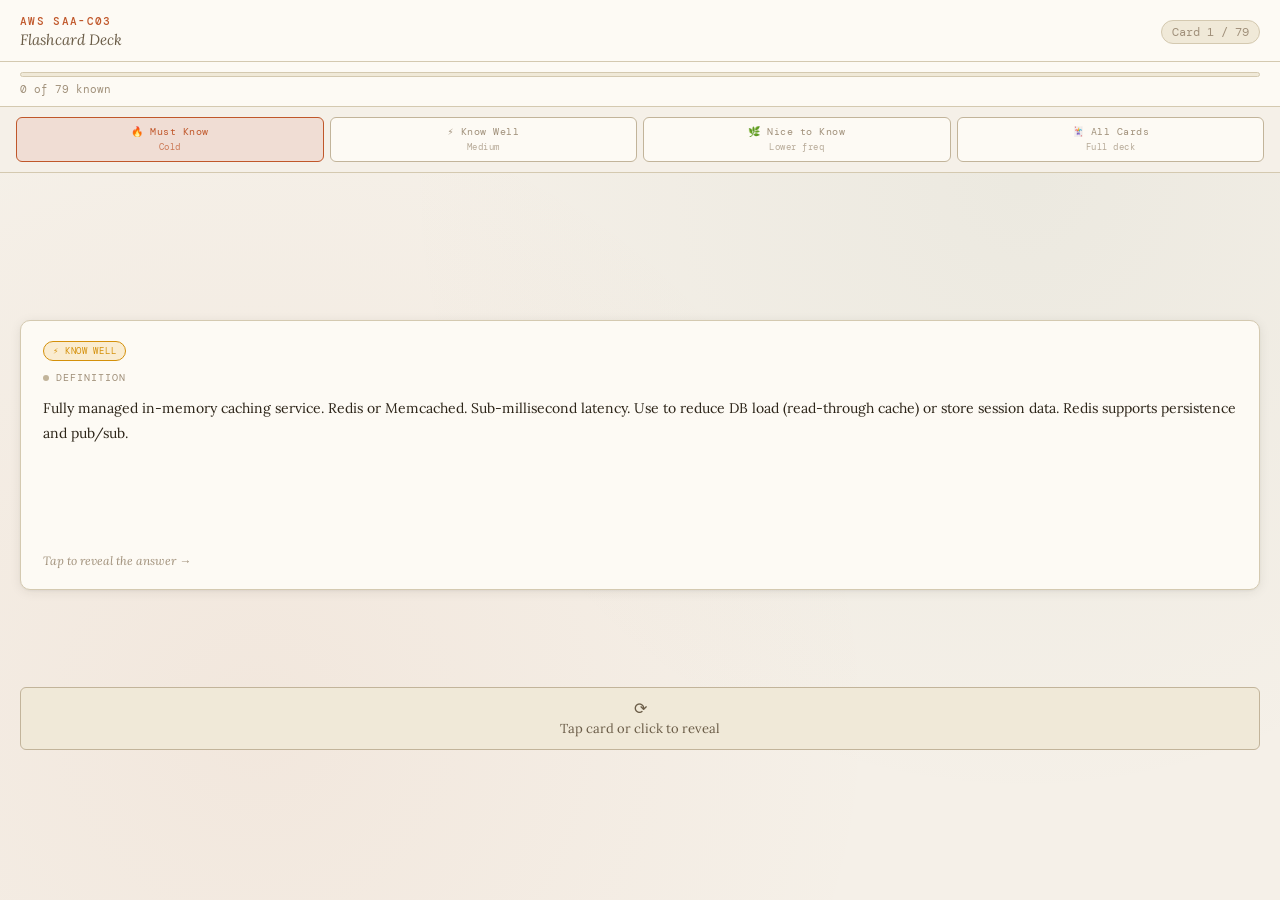
<file: FlashCards.html>
<!DOCTYPE html>
<html lang="en">
<head>
<meta charset="UTF-8">
<meta name="viewport" content="width=device-width, initial-scale=1.0, maximum-scale=1.0, user-scalable=no">
<title>AWS SAA-C03 Flashcards</title>
<link rel="preconnect" href="https://fonts.googleapis.com">
<link href="https://fonts.googleapis.com/css2?family=Lora:ital,wght@0,400;0,600;1,400&family=DM+Mono:wght@400;500&display=swap" rel="stylesheet">
<style>
  :root {
    --bg:         #f5f0e8;
    --surface:    #fdfaf4;
    --surface2:   #f0e9d8;
    --border:     #d4c9b0;
    --border2:    #c2b49a;

    --rust:       #c0572a;
    --rust-light: #f0ddd4;
    --sage:       #5a7a5e;
    --sage-light: #d8e8d8;
    --amber:      #d4900a;
    --amber-light:#faecd0;
    --indigo:     #4a5fa8;
    --indigo-light: #dde3f7;

    --tier1-color:  #c0572a;
    --tier1-bg:     #f0ddd4;
    --tier1-border: #c0572a;
    --tier2-color:  #d4900a;
    --tier2-bg:     #faecd0;
    --tier2-border: #d4900a;
    --tier3-color:  #5a7a5e;
    --tier3-bg:     #d8e8d8;
    --tier3-border: #5a7a5e;

    --ink:        #2c2418;
    --ink2:       #6b5d48;
    --ink3:       #a0907a;

    --serif:      'Lora', Georgia, serif;
    --mono:       'DM Mono', 'Courier New', monospace;
    --radius:     10px;
    --radius-sm:  6px;
  }

  * { box-sizing: border-box; margin: 0; padding: 0; -webkit-tap-highlight-color: transparent; }

  html, body {
    height: 100%;
    background: var(--bg);
    color: var(--ink);
    font-family: var(--serif);
  }

  body {
    display: flex;
    flex-direction: column;
    min-height: 100dvh;
    overflow-x: hidden;
    background-image:
      radial-gradient(circle at 20% 80%, rgba(192,87,42,0.06) 0%, transparent 50%),
      radial-gradient(circle at 80% 20%, rgba(90,122,94,0.06) 0%, transparent 50%);
  }

  /* ── Top bar ── */
  .topbar {
    padding: 14px 20px 12px;
    display: flex;
    align-items: center;
    justify-content: space-between;
    border-bottom: 1px solid var(--border);
    flex-shrink: 0;
    background: var(--surface);
  }
  .topbar-left { display: flex; flex-direction: column; gap: 2px; }
  .topbar-title {
    font-family: var(--mono); font-size: 11px; font-weight: 500;
    color: var(--rust); letter-spacing: 0.12em; text-transform: uppercase;
  }
  .topbar-sub { font-family: var(--serif); font-style: italic; font-size: 15px; color: var(--ink2); }
  .card-counter {
    font-family: var(--mono); font-size: 12px; color: var(--ink3);
    background: var(--surface2); border: 1px solid var(--border);
    border-radius: 20px; padding: 3px 10px;
  }

  /* ── Progress ── */
  .progress-wrap {
    padding: 10px 20px;
    flex-shrink: 0;
    background: var(--surface);
    border-bottom: 1px solid var(--border);
  }
  .progress-bar-bg {
    height: 5px; background: var(--surface2); border-radius: 99px;
    overflow: hidden; border: 1px solid var(--border);
  }
  .progress-bar-fill {
    height: 100%;
    background: linear-gradient(90deg, var(--rust), var(--amber));
    border-radius: 99px; transition: width 0.5s ease;
  }
  .progress-meta { display: flex; justify-content: space-between; margin-top: 5px; }
  .progress-meta span { font-family: var(--mono); font-size: 11px; color: var(--ink3); }

  /* ── Tier tabs ── */
  .tier-tabs {
    display: flex;
    gap: 6px;
    padding: 10px 16px;
    flex-shrink: 0;
    background: var(--bg);
    border-bottom: 1px solid var(--border);
  }
  .tier-tab {
    flex: 1;
    padding: 7px 4px;
    border-radius: var(--radius-sm);
    border: 1.5px solid var(--border2);
    font-family: var(--mono);
    font-size: 10px;
    color: var(--ink3);
    background: var(--surface);
    cursor: pointer;
    text-align: center;
    line-height: 1.4;
    transition: all 0.15s;
    letter-spacing: 0.05em;
  }
  .tier-tab .tier-label { display: block; font-size: 9px; opacity: 0.75; margin-top: 2px; }
  .tier-tab.active-tier1 { background: var(--tier1-bg); border-color: var(--tier1-border); color: var(--tier1-color); }
  .tier-tab.active-tier2 { background: var(--tier2-bg); border-color: var(--tier2-border); color: var(--tier2-color); }
  .tier-tab.active-tier3 { background: var(--tier3-bg); border-color: var(--tier3-border); color: var(--tier3-color); }

  /* ── Card area ── */
  .card-area {
    flex: 1;
    display: flex;
    flex-direction: column;
    padding: 18px 20px 0;
    justify-content: center;
    min-height: 0;
  }

  .card-scene {
    -webkit-perspective: 1200px;
    perspective: 1200px;
    margin-bottom: 14px;
  }

  .flashcard {
    width: 100%;
    min-height: 270px;
    position: relative;
    -webkit-transform-style: preserve-3d;
    transform-style: preserve-3d;
    -webkit-transition: transform 0.45s cubic-bezier(0.4, 0, 0.2, 1);
    transition: transform 0.45s cubic-bezier(0.4, 0, 0.2, 1);
    cursor: pointer;
  }
  .flashcard.flipped { -webkit-transform: rotateY(180deg); transform: rotateY(180deg); }
  .flashcard.flipped .card-front { visibility: hidden; }
  .flashcard:not(.flipped) .card-back { visibility: hidden; }

  .card-face {
    position: absolute;
    width: 100%;
    min-height: 270px;
    border-radius: var(--radius);
    backface-visibility: hidden;
    -webkit-backface-visibility: hidden;
    padding: 20px 22px;
    display: flex;
    flex-direction: column;
    -webkit-transform: translateZ(0);
  }

  .card-front {
    background: var(--surface);
    border: 1px solid var(--border);
    box-shadow: 0 2px 12px rgba(44,36,24,0.08), 0 1px 3px rgba(44,36,24,0.06);
  }


  .card-back {
    background: linear-gradient(145deg, #f7ede0, #f0e2cc);
    border: 1px solid var(--border2);
    -webkit-transform: rotateY(180deg);
    transform: rotateY(180deg);
    box-shadow: 0 2px 12px rgba(44,36,24,0.1), 0 1px 3px rgba(44,36,24,0.06);
    position: absolute;
  }
  .card-back::after {
    content: ''; position: absolute; left: 22px;
    top: 0; bottom: 0; width: 1px; background: rgba(192,87,42,0.2);
  }

  .card-chip {
    display: inline-flex; align-items: center; gap: 7px;
    font-family: var(--mono); font-size: 10px; color: var(--ink3);
    letter-spacing: 0.1em; text-transform: uppercase;
    margin-bottom: 12px; position: relative; z-index: 1;
  }
  .chip-dot { width: 6px; height: 6px; border-radius: 50%; background: var(--border2); flex-shrink: 0; }
  .card-back .card-chip { color: var(--rust); }
  .card-back .chip-dot { background: var(--rust); }

  .card-def {
    font-family: var(--serif); font-size: 14px; line-height: 1.75;
    color: var(--ink); flex: 1; position: relative; z-index: 1;
  }
  .card-hint {
    margin-top: 12px; font-family: var(--serif); font-style: italic;
    font-size: 12px; color: var(--ink3); position: relative; z-index: 1;
  }

  /* Tier badge on front */
  .tier-badge {
    display: inline-flex; align-items: center; gap: 5px;
    padding: 3px 9px; border-radius: 20px;
    font-family: var(--mono); font-size: 9px;
    letter-spacing: 0.08em; text-transform: uppercase;
    margin-bottom: 10px; position: relative; z-index: 1;
    align-self: flex-start;
  }
  .tier-badge.t1 { background: var(--tier1-bg); color: var(--tier1-color); border: 1px solid var(--tier1-border); }
  .tier-badge.t2 { background: var(--tier2-bg); color: var(--tier2-color); border: 1px solid var(--tier2-border); }
  .tier-badge.t3 { background: var(--tier3-bg); color: var(--tier3-color); border: 1px solid var(--tier3-border); }

  /* Back answer */
  .card-answer {
    font-family: var(--serif); font-size: 22px; font-weight: 600;
    color: var(--ink); line-height: 1.3; margin-bottom: 6px;
    position: relative; z-index: 1; padding-left: 18px;
  }
  .card-category-tag {
    display: inline-block; padding: 2px 9px; border-radius: var(--radius-sm);
    background: var(--rust-light); color: var(--rust);
    font-family: var(--mono); font-size: 9px; letter-spacing: 0.08em;
    text-transform: uppercase; margin-bottom: 10px;
    position: relative; z-index: 1; margin-left: 18px;
  }
  .card-memory {
    margin-left: 18px; margin-top: 8px;
    padding: 8px 12px; border-radius: var(--radius-sm);
    background: rgba(192,87,42,0.08); border-left: 2px solid var(--rust);
    font-family: var(--mono); font-size: 11px; color: var(--ink2);
    line-height: 1.55; position: relative; z-index: 1;
  }
  .card-memory-label {
    font-size: 9px; text-transform: uppercase; letter-spacing: 0.1em;
    color: var(--rust); margin-bottom: 3px; display: block;
  }

  /* ── Actions ── */
  .actions { display: flex; gap: 8px; flex-shrink: 0; padding-bottom: 20px; }
  .actions.hidden { visibility: hidden; pointer-events: none; }
  .btn {
    flex: 1; padding: 12px 8px; border-radius: var(--radius-sm);
    border: 1px solid var(--border2); font-family: var(--serif);
    font-size: 13px; cursor: pointer; display: flex;
    flex-direction: column; align-items: center; gap: 4px;
    background: var(--surface); color: var(--ink2); transition: all 0.15s;
  }
  .btn:active { transform: translateY(1px); }
  .btn-icon { font-size: 16px; line-height: 1; }
  .btn-know { background: var(--sage-light); border-color: var(--sage); color: var(--sage); }
  .btn-retry { background: var(--rust-light); border-color: var(--rust); color: var(--rust); }
  .btn-flip { background: var(--surface2); border-color: var(--border2); color: var(--ink2); }

  /* ── Done screen ── */
  .done-screen {
    display: none; flex-direction: column; align-items: center;
    justify-content: center; padding: 40px 24px; text-align: center; flex: 1;
  }
  .done-screen.visible { display: flex; }
  .done-icon { font-size: 44px; margin-bottom: 16px; }
  .done-title { font-family: var(--serif); font-size: 24px; font-weight: 600; color: var(--ink); margin-bottom: 8px; }
  .done-sub { font-family: var(--serif); font-style: italic; font-size: 14px; color: var(--ink2); line-height: 1.65; max-width: 280px; margin: 0 auto 24px; }
  .stats-row { display: flex; gap: 10px; margin-bottom: 24px; }
  .stat { background: var(--surface); border: 1px solid var(--border); border-radius: var(--radius-sm); padding: 12px 18px; min-width: 72px; border-top: 3px solid var(--rust); }
  .stat-num { font-family: var(--mono); font-size: 26px; color: var(--ink); line-height: 1; }
  .stat-lbl { font-family: var(--mono); font-size: 10px; color: var(--ink3); margin-top: 4px; text-transform: uppercase; letter-spacing: 0.08em; }
  .btn-restart {
    padding: 12px 28px; border-radius: var(--radius-sm);
    border: 1px solid var(--rust); background: var(--rust);
    color: #fff; font-family: var(--serif); font-size: 15px;
    cursor: pointer; transition: all 0.15s; letter-spacing: 0.02em;
  }
  .btn-restart:hover { background: #a84820; }
  .btn-restart:active { transform: translateY(1px); }

  .retry-dot { width: 5px; height: 5px; border-radius: 50%; background: var(--amber); display: inline-block; margin-right: 4px; }
</style>
</head>
<body>

<div class="topbar">
  <div class="topbar-left">
    <span class="topbar-title">AWS SAA-C03</span>
    <span class="topbar-sub">Flashcard Deck</span>
  </div>
  <span class="card-counter" id="cardCounter">— / —</span>
</div>

<div class="progress-wrap">
  <div class="progress-bar-bg">
    <div class="progress-bar-fill" id="progressFill" style="width:0%"></div>
  </div>
  <div class="progress-meta">
    <span id="progressKnown">0 known</span>
    <span id="retryBadge" style="display:none">
      <span class="retry-dot"></span><span id="retryCount">0</span> to retry
    </span>
  </div>
</div>

<div class="tier-tabs">
  <button class="tier-tab active-tier1" id="tab0" onclick="selectTier(0)">
    🔥 Must Know
    <span class="tier-label">Cold</span>
  </button>
  <button class="tier-tab" id="tab1" onclick="selectTier(1)">
    ⚡ Know Well
    <span class="tier-label">Medium</span>
  </button>
  <button class="tier-tab" id="tab2" onclick="selectTier(2)">
    🌿 Nice to Know
    <span class="tier-label">Lower freq</span>
  </button>
  <button class="tier-tab" id="tab3" onclick="selectTier(3)">
    🃏 All Cards
    <span class="tier-label">Full deck</span>
  </button>
</div>

<div class="card-area" id="quizArea">
  <div class="card-scene">
    <div class="flashcard" id="flashcard" onclick="flipCard()">
      <div class="card-face card-front">
        <div class="tier-badge t1" id="tierBadgeEl">🔥 Must Know</div>
        <div class="card-chip"><span class="chip-dot"></span>Definition</div>
        <div class="card-def" id="defText"></div>
        <div class="card-hint">Tap to reveal the answer →</div>
      </div>
      <div class="card-face card-back">
        <div class="card-chip"><span class="chip-dot"></span>Answer</div>
        <div class="card-category-tag" id="categoryText"></div>
        <div class="card-answer" id="answerText"></div>
        <div class="card-memory">
          <span class="card-memory-label">💡 Remember it</span>
          <span id="memoryText"></span>
        </div>
      </div>
    </div>
  </div>

  <div class="actions hidden" id="actions">
    <button class="btn btn-retry" onclick="dontKnow()">
      <span class="btn-icon">↩</span><span>Try again</span>
    </button>
    <button class="btn btn-flip" onclick="flipCard()">
      <span class="btn-icon">⟳</span><span>Flip</span>
    </button>
    <button class="btn btn-know" onclick="gotIt()">
      <span class="btn-icon">✓</span><span>Got it</span>
    </button>
  </div>

  <div class="actions" id="preFlipActions" style="visibility:visible">
    <button class="btn btn-flip" style="flex:1" onclick="flipCard()">
      <span class="btn-icon">⟳</span><span>Tap card or click to reveal</span>
    </button>
  </div>
</div>

<div class="done-screen" id="doneScreen">
  <div class="done-icon">🎉</div>
  <div class="done-title" id="doneTitle">Deck complete!</div>
  <div class="done-sub" id="doneSub"></div>
  <div class="stats-row">
    <div class="stat"><div class="stat-num" id="statKnown">0</div><div class="stat-lbl">Known</div></div>
    <div class="stat"><div class="stat-num" id="statTotal">0</div><div class="stat-lbl">Total</div></div>
    <div class="stat"><div class="stat-num" id="statPasses">0</div><div class="stat-lbl">Passes</div></div>
  </div>
  <button class="btn-restart" onclick="restart()">Start over</button>
</div>

<script>
// tier: 1=Must Know, 2=Know Well, 3=Nice to Know
const ALL_CARDS = [

  // ── TIER 1: MUST KNOW COLD ──────────────────────────────────────────────
  { tier: 1, answer: "Amazon VPC", category: "Networking",
    def: "A logically isolated section of the AWS Cloud where you can launch resources in a virtual network you define — with full control over IP ranges, subnets, route tables, and gateways.",
    memory: "VPC = your private walled city inside AWS. You control the roads (routes), gates (gateways), and walls (security groups/NACLs)." },

  { tier: 1, answer: "Security Groups", category: "Networking",
    def: "A stateful virtual firewall controlling inbound and outbound traffic at the instance level. All rules are evaluated before deciding — and return traffic is automatically allowed.",
    memory: "Stateful = remembers the conversation. If you let traffic IN, the reply gets OUT automatically. Operates at the instance level." },

  { tier: 1, answer: "Network ACL (NACL)", category: "Networking",
    def: "An optional, stateless layer of security for your VPC that acts as a firewall at the subnet level. Rules are evaluated in number order; you must explicitly allow both inbound AND outbound.",
    memory: "Stateless = goldfish memory. Every packet is judged independently. Subnet-level, rules in order — add 100, 200, etc." },

  { tier: 1, answer: "AWS IAM", category: "Identity & Access",
    def: "Manages who is authenticated and authorized to use AWS resources. Uses users, groups, roles, and policies. Free service, global scope.",
    memory: "IAM = the bouncer + guest list for all of AWS. Roles = temporary ID badges. Policies = the rulebook." },

  { tier: 1, answer: "IAM Roles", category: "Identity & Access",
    def: "An IAM identity with specific permissions that can be assumed by AWS services, users, or external identities — providing temporary credentials without embedding long-term access keys.",
    memory: "Roles = costume, not permanent identity. EC2 assumes a role; it gets a temporary badge that expires. No hardcoded keys needed." },

  { tier: 1, answer: "Amazon S3", category: "Storage",
    def: "Object storage service with industry-leading scalability. Stores any amount of data with 99.999999999% (11 9s) durability. Features: versioning, lifecycle policies, fine-grained access control, replication.",
    memory: "S3 = infinite filing cabinet in the cloud. 11 nines durability. Think buckets + objects, not folders + files." },

  { tier: 1, answer: "S3 Storage Classes", category: "Storage",
    def: "Tiers for cost optimization: Standard (frequent access), Standard-IA (infrequent, retrieval fee), One Zone-IA (single AZ), Glacier Instant (ms retrieval), Glacier Flexible (minutes–hours), Glacier Deep Archive (hours, cheapest), Intelligent-Tiering (auto).",
    memory: "Hot→Warm→Cold→Frozen. More waiting = cheaper. Glacier = frozen archive. Deep Archive = buried in a bunker." },

  { tier: 1, answer: "Amazon EC2", category: "Compute",
    def: "Resizable virtual compute capacity in the cloud. Full OS control, broad instance type selection. Pay only for what you use. Supports On-Demand, Reserved, Spot, and Dedicated purchasing options.",
    memory: "EC2 = virtual computer you rent. On-Demand = pay-as-you-go, Reserved = 1-3 yr contract (up to 72% off), Spot = bid on spare capacity (cheapest but interruptible)." },

  { tier: 1, answer: "Auto Scaling Groups (ASG)", category: "Compute",
    def: "Automatically adds or removes EC2 instances based on demand, health checks, or schedules. Works with load balancers to distribute traffic across the scaled fleet.",
    memory: "ASG = rubber band for your fleet. Demand spikes → stretches out. Demand drops → snaps back. Always keep min/max/desired in mind." },

  { tier: 1, answer: "Application Load Balancer (ALB)", category: "Networking",
    def: "Layer 7 (HTTP/HTTPS) load balancer routing traffic to targets based on request content — path, host, headers, query strings. Supports target groups: EC2, ECS, Lambda, IP.",
    memory: "ALB = traffic cop who reads the sign on the truck. /api → backend, /images → media servers. Layer 7 = content-aware." },

  { tier: 1, answer: "AWS Lambda", category: "Compute",
    def: "Serverless compute service that runs code in response to events. No server management. Billed per request and compute time (ms). Max 15-minute execution timeout.",
    memory: "Lambda = run code without owning a server. Event triggers it, it runs, you pay only for those milliseconds. 15 min max." },

  { tier: 1, answer: "Amazon RDS", category: "Database",
    def: "Managed relational database service automating hardware provisioning, patching, and backups. Supports MySQL, PostgreSQL, MariaDB, Oracle, SQL Server, and Aurora. Multi-AZ for HA.",
    memory: "RDS = managed SQL database. AWS handles the boring ops stuff. Multi-AZ = standby replica in another AZ for failover." },

  { tier: 1, answer: "Amazon Aurora", category: "Database",
    def: "MySQL- and PostgreSQL-compatible relational database built for the cloud. Up to 5× MySQL throughput. Storage auto-scales to 128TB. Aurora Serverless for variable workloads.",
    memory: "Aurora = RDS on steroids, designed by AWS. 6 copies of data across 3 AZs. Global Database for cross-region reads." },

  { tier: 1, answer: "Amazon DynamoDB", category: "Database",
    def: "Fully managed, serverless key-value and document NoSQL database. Single-digit millisecond performance at any scale. On-demand or provisioned capacity. Global Tables for multi-region.",
    memory: "DynamoDB = NoSQL speed demon. No complex joins — just fast key lookups at scale. Think: partition key + sort key." },

  { tier: 1, answer: "Amazon CloudFront", category: "Networking",
    def: "Global CDN delivering data, videos, and APIs with low latency via a worldwide network of edge locations. Integrates with S3, ALB, EC2. Supports custom SSL certs and WAF.",
    memory: "CloudFront = worldwide copy machine for your content. User in Tokyo hits an edge, not your US server. Cache = faster + cheaper." },

  { tier: 1, answer: "AWS KMS", category: "Security",
    def: "Managed service to create and control cryptographic keys for encrypting data. Deep integration across AWS services. Supports automatic key rotation and full audit logging via CloudTrail.",
    memory: "KMS = key master. CMK = Customer Master Key. Envelope encryption: data key encrypts data, CMK encrypts the data key." },

  { tier: 1, answer: "AWS IAM Identity Center (SSO)", category: "Identity & Access",
    def: "Central place to manage SSO access to multiple AWS accounts and business applications. Integrates with existing identity sources (AD, Okta, etc.). Replaces legacy AWS SSO.",
    memory: "IAM Identity Center = one login badge to rule all AWS accounts. Connect your company's AD = employees log in with work creds." },

  { tier: 1, answer: "AWS Organizations", category: "Identity & Access",
    def: "Account management service for consolidating multiple AWS accounts. Service Control Policies (SCPs) set maximum permission guardrails across all accounts — they can DENY but not grant permissions.",
    memory: "Organizations = corporate org chart for AWS accounts. SCPs = ceiling on what any account can do, even if the admin tries." },

  { tier: 1, answer: "Amazon Route 53", category: "Networking",
    def: "Highly available and scalable DNS service. Routes end users to internet apps via domain name. Supports routing policies: Simple, Weighted, Latency, Failover, Geolocation, Geoproximity, Multivalue.",
    memory: "Route 53 = global phone book + traffic director. Health checks + failover = automatic rerouting when a region goes down." },

  { tier: 1, answer: "AWS CloudTrail", category: "Security",
    def: "Records all API calls and account activity across your AWS infrastructure — creating a complete audit trail. Logs who did what, from where, and when. Enabled by default (90-day history).",
    memory: "CloudTrail = security camera DVR for your AWS account. Someone deleted an S3 bucket at 2am? CloudTrail has the footage." },

  { tier: 1, answer: "Amazon CloudWatch", category: "Monitoring",
    def: "Monitoring and observability service collecting logs, metrics, and events from AWS resources. Set alarms, create dashboards, trigger automated actions. CloudWatch Logs Insights for querying.",
    memory: "CloudWatch = gauges and dials for your AWS infrastructure. CPU spike → alarm → SNS → Lambda → auto-fix. It's the hub." },

  { tier: 1, answer: "Amazon SQS", category: "Messaging",
    def: "Fully managed message queuing service. Decouples producers and consumers. Standard queue (best-effort ordering, at-least-once) vs FIFO queue (exactly-once, ordered, 300 TPS).",
    memory: "SQS = mailbox between services. Producer drops a message, consumer picks it up later. Decouples = neither side knows the other." },

  { tier: 1, answer: "Amazon SNS", category: "Messaging",
    def: "Fully managed pub/sub messaging service for app-to-app and app-to-person communication. Fan-out pattern: one publish → many subscribers (SQS, Lambda, HTTP, email, SMS).",
    memory: "SNS = megaphone. You shout once, everyone subscribed hears it. SNS + SQS fan-out = decouple + persist messages." },

  { tier: 1, answer: "NAT Gateway", category: "Networking",
    def: "Managed Network Address Translation service. Lets private subnet instances initiate outbound internet traffic while blocking inbound connections. Deploy per AZ for high availability.",
    memory: "NAT Gateway = one-way door for private instances. They can call out to the internet, but the internet can't call back in." },

  { tier: 1, answer: "Internet Gateway", category: "Networking",
    def: "Horizontally scaled, redundant VPC component enabling communication between your VPC and the internet. Attached to VPC; route table entries point public subnets toward it.",
    memory: "Internet Gateway = the front door of your VPC to the internet. No IGW = completely private. One per VPC." },

  { tier: 1, answer: "AWS Secrets Manager", category: "Security",
    def: "Protects access to applications by rotating, managing, and retrieving secrets (DB credentials, API keys). Built-in automatic rotation for RDS, Redshift, DocumentDB.",
    memory: "Secrets Manager = password vault with auto-rotation. Never hardcode DB passwords — store here and let it rotate them for you." },

  { tier: 1, answer: "Amazon EBS", category: "Storage",
    def: "High-performance block storage for EC2. Persistent volumes that survive instance stops. Volume types: gp3 (general), io2 (high IOPS), st1 (throughput HDD), sc1 (cold HDD). One AZ.",
    memory: "EBS = USB drive attached to one EC2. Persists after reboot. gp3 = default. io2 = databases needing high IOPS. Stays in one AZ." },

  // ── TIER 2: KNOW WELL ───────────────────────────────────────────────────
  { tier: 2, answer: "Amazon EFS", category: "Storage",
    def: "Fully managed, serverless, elastic NFS file system. Automatically scales up/down. Accessible from multiple EC2 instances simultaneously across multiple AZs. POSIX-compliant.",
    memory: "EFS = shared network drive for Linux EC2s. EBS = one-to-one, EFS = many-to-one. Think NFS mount across your fleet." },

  { tier: 2, answer: "AWS Fargate", category: "Compute",
    def: "Serverless compute engine for containers. Works with ECS and EKS. No need to provision or manage EC2 instances — just define CPU/memory requirements and AWS manages the rest.",
    memory: "Fargate = serverless containers. You say 'run this container with 2 vCPU, 4GB RAM' — AWS figures out the host. No EC2 to babysit." },

  { tier: 2, answer: "Amazon ECS", category: "Compute",
    def: "Fully managed container orchestration service. Runs Docker containers on EC2 or Fargate. Uses task definitions (blueprint) and services (long-running tasks with ALB integration).",
    memory: "ECS = AWS's native Docker runner. Task = one run of a container. Service = keep N copies always running behind a load balancer." },

  { tier: 2, answer: "Amazon EKS", category: "Compute",
    def: "Managed Kubernetes service. AWS manages the Kubernetes control plane. Run worker nodes on EC2 or Fargate. Best when you need Kubernetes portability across cloud/on-prem.",
    memory: "EKS = Kubernetes without managing the control plane. Use ECS if you're AWS-only; EKS if you need K8s portability or already know K8s." },

  { tier: 2, answer: "Network Load Balancer (NLB)", category: "Networking",
    def: "Layer 4 (TCP/UDP/TLS) load balancer. Handles millions of requests per second with ultra-low latency. Assigns static IPs (or Elastic IPs). Good for real-time gaming, IoT, and financial apps.",
    memory: "NLB = Layer 4 speed demon. Doesn't read HTTP headers — just routes TCP/UDP packets fast. Static IP = needed for whitelisting." },

  { tier: 2, answer: "AWS Site-to-Site VPN", category: "Networking",
    def: "Encrypted IPsec tunnel between on-premises network and Amazon VPC over the public internet. Quick to set up (hours). Uses Virtual Private Gateway on AWS side and Customer Gateway on-prem.",
    memory: "Site-to-Site VPN = secure tunnel over the internet. Fast to provision. Backup for Direct Connect or quick hybrid cloud start." },

  { tier: 2, answer: "AWS Direct Connect", category: "Networking",
    def: "Dedicated, private network connection from on-premises to AWS. Not over the public internet. Consistent bandwidth and latency. Takes weeks to provision. 1 Gbps or 10 Gbps links.",
    memory: "Direct Connect = private fiber highway to AWS. Consistent speed, no internet hops. VPN = road through town (internet). DX = dedicated freeway." },

  { tier: 2, answer: "AWS Transit Gateway", category: "Networking",
    def: "Central hub connecting VPCs and on-premises networks. Eliminates complex peering meshes. Supports thousands of VPCs. Scales automatically. Use for hub-and-spoke network topology.",
    memory: "Transit Gateway = airport hub. Instead of direct flights between every city (peering), all traffic routes through the hub. N VPCs → 1 TGW." },

  { tier: 2, answer: "Amazon ElastiCache", category: "Database",
    def: "Fully managed in-memory caching service. Redis or Memcached. Sub-millisecond latency. Use to reduce DB load (read-through cache) or store session data. Redis supports persistence and pub/sub.",
    memory: "ElastiCache = speed layer in front of your DB. Hot data lives in RAM. Redis vs Memcached: Redis is smarter (persistence, pub/sub, sorted sets)." },

  { tier: 2, answer: "Amazon Redshift", category: "Database",
    def: "Fully managed petabyte-scale data warehouse. Columnar storage, massively parallel processing (MPP). Redshift Serverless for on-demand. Redshift Spectrum queries S3 directly.",
    memory: "Redshift = SQL data warehouse for analytics, not OLTP. Think billions of rows, complex aggregations. Spectrum = query S3 without loading it." },

  { tier: 2, answer: "AWS WAF", category: "Security",
    def: "Web application firewall protecting against common web exploits (SQL injection, XSS) and bots. Attaches to CloudFront, ALB, API Gateway, AppSync. Uses Web ACLs with rules and rule groups.",
    memory: "WAF = bouncer with a rulebook at the door. Blocks SQL injection, XSS, bad IPs. Sits in front of CloudFront or ALB." },

  { tier: 2, answer: "Amazon GuardDuty", category: "Security",
    def: "Threat detection service continuously monitoring AWS accounts, workloads, and data for malicious activity using ML, anomaly detection, and threat intelligence feeds. No agents to install.",
    memory: "GuardDuty = 24/7 security analyst watching your account. Detects crypto mining, unusual API calls, compromised credentials. Just enable it." },

  { tier: 2, answer: "AWS Config", category: "Security",
    def: "Continuously records AWS resource configurations and evaluates them against desired rules. Tracks changes over time. Config Rules check compliance. Use for audit and governance.",
    memory: "Config = continuous compliance camera. Did someone open port 22 to 0.0.0.0/0? Config catches it and can auto-remediate." },

  { tier: 2, answer: "Amazon Inspector", category: "Security",
    def: "Automated vulnerability management scanning EC2 instances, Lambda functions, and ECR container images for CVEs and unintended network exposure. Provides a risk score for prioritization.",
    memory: "Inspector = automated vulnerability scanner. Finds known CVEs on your EC2s and containers. Integrates with ECR to scan images on push." },

  { tier: 2, answer: "Amazon Macie", category: "Security",
    def: "ML-powered data security service that automatically discovers, classifies, and protects sensitive data (PII, financial data) in Amazon S3 buckets. Generates findings for review.",
    memory: "Macie = bloodhound for sensitive data in S3. If your S3 has credit card numbers or SSNs you didn't know about, Macie finds them." },

  { tier: 2, answer: "AWS Control Tower", category: "Identity & Access",
    def: "Easiest way to set up and govern a secure, multi-account AWS environment (landing zone). Provides preventive guardrails (SCPs) and detective guardrails (Config rules) out of the box.",
    memory: "Control Tower = AWS's opinionated multi-account setup wizard. Automates landing zone best practices. Uses Organizations + Config + SSO under the hood." },

  { tier: 2, answer: "Amazon Cognito", category: "Identity & Access",
    def: "User sign-up, sign-in, and access control for web and mobile apps. User Pools = user directory. Identity Pools = temporary AWS credentials for federated identities (Google, Facebook, SAML).",
    memory: "Cognito = managed user auth for your app. User Pool = login/signup. Identity Pool = swap social login for AWS creds to access S3, DynamoDB directly." },

  { tier: 2, answer: "Amazon EventBridge", category: "Messaging",
    def: "Serverless event bus connecting apps using events from AWS services, SaaS apps, or your own apps. Event rules match and route to targets (Lambda, SQS, Step Functions, etc.).",
    memory: "EventBridge = if-this-then-that for AWS. EC2 state changes → trigger Lambda. Scheduled rules replace cron jobs. SaaS events → AWS workflows." },

  { tier: 2, answer: "AWS Step Functions", category: "Compute",
    def: "Serverless workflow orchestration service coordinating multiple AWS services into visual workflows (state machines). Standard (long-running, audit) vs Express (high-volume, short-duration).",
    memory: "Step Functions = flowchart that actually runs. Chain Lambda → wait → DynamoDB write → send SNS. Visualizes the workflow. Handles retries and errors." },

  { tier: 2, answer: "Amazon API Gateway", category: "Networking",
    def: "Fully managed service for creating REST, HTTP, and WebSocket APIs at any scale. Acts as front door to backend services. Handles auth, throttling, caching, and monitoring.",
    memory: "API Gateway = managed front door for your APIs. Pair with Lambda for fully serverless APIs. Throttle bad actors, cache responses, add auth." },

  { tier: 2, answer: "AWS Global Accelerator", category: "Networking",
    def: "Uses the AWS global network to route traffic to optimal regional endpoints. Provides two static anycast IP addresses. Improves performance for TCP/UDP applications (non-HTTP).",
    memory: "Global Accelerator = fast lane on AWS's private network. Packets enter AWS edge, travel on private backbone. Different from CloudFront (not caching, works for TCP/UDP)." },

  { tier: 2, answer: "VPC Gateway Endpoint", category: "Networking",
    def: "Gateway for routing private communication from your VPC to S3 or DynamoDB without internet gateway or NAT device. Free. Added as a route table entry.",
    memory: "Gateway Endpoint = free private shortcut to S3/DynamoDB. Traffic never touches the internet. Just add a route — only works for S3 and DynamoDB." },

  { tier: 2, answer: "VPC Interface Endpoint (PrivateLink)", category: "Networking",
    def: "Elastic network interface with private IP for private connectivity to AWS services (not just S3/DynamoDB) or your own services. Powered by AWS PrivateLink. Has hourly + data cost.",
    memory: "Interface Endpoint = private ENI in your subnet to reach any AWS service. Not free like Gateway. PrivateLink = the tech underneath." },

  { tier: 2, answer: "Amazon Kinesis Data Streams", category: "Messaging",
    def: "Real-time data streaming service. Producers push records to shards; consumers read from shards. Retention up to 365 days. Use for real-time analytics, log ingestion, event sourcing.",
    memory: "Kinesis = real-time river of data. SQS = post office (pull, decoupled). Kinesis = river (stream, time-ordered). Multiple consumers can read the same stream." },

  { tier: 2, answer: "AWS CloudFormation", category: "DevOps",
    def: "Infrastructure as code service. Define AWS resources in JSON or YAML templates. Stacks manage the lifecycle. Drift detection, change sets, nested stacks. No extra cost for CloudFormation itself.",
    memory: "CloudFormation = blueprint for your AWS infrastructure. Write once, deploy anywhere. Stack = group of resources managed together. Change set = preview before applying." },

  { tier: 2, answer: "S3 Block Public Access", category: "Storage",
    def: "Account-level and bucket-level settings that override any bucket policy or ACL that would allow public access. Should be enabled by default. The simplest way to prevent public data leaks.",
    memory: "Block Public Access = master kill switch for S3 public exposure. Even if a bucket policy says public, Block Public Access says NO. Enable by default." },

  { tier: 2, answer: "Amazon ECR", category: "Compute",
    def: "Fully managed container registry for storing, managing, and deploying Docker and OCI images. Integrates with ECS, EKS, Lambda. Lifecycle policies auto-clean old images. Built-in vulnerability scanning.",
    memory: "ECR = Docker Hub, but inside AWS. Push your images here, ECS/EKS pulls from here. Private, integrated with IAM. Lifecycle = auto-delete old image versions." },

  { tier: 2, answer: "AWS Systems Manager (SSM)", category: "DevOps",
    def: "Unified operations hub for AWS resources. Key features: Session Manager (shell without SSH), Parameter Store (secrets/config), Patch Manager, Run Command, Automation.",
    memory: "SSM = Swiss Army knife for managing EC2 at scale. Session Manager replaces bastion hosts. Parameter Store = free secrets storage. Run Command = remote shell scripts." },

  { tier: 2, answer: "Amazon S3 Object Lock", category: "Storage",
    def: "WORM (Write Once Read Many) model for S3 objects. Retention modes: Compliance (no one can delete, even root) and Governance (admin can override). Use for regulatory compliance.",
    memory: "Object Lock = vault mode for S3. Compliance mode = nothing and nobody can delete. WORM = regulatory requirement (SEC, FINRA). Set retention period or legal hold." },

  // ── TIER 3: NICE TO KNOW ────────────────────────────────────────────────
  { tier: 3, answer: "AWS PrivateLink", category: "Networking",
    def: "Technology enabling private connectivity between VPCs and AWS/your services via interface endpoints. All traffic stays on the Amazon network. Use to expose services to other VPCs without peering.",
    memory: "PrivateLink = private service marketplace. You run a service in your VPC, expose it privately to other VPCs via PrivateLink. No VPC peering needed." },

  { tier: 3, answer: "Amazon VPC Lattice", category: "Networking",
    def: "Fully managed application networking service simplifying service-to-service connectivity, security, and observability across VPCs and accounts. Abstracts networking for microservices.",
    memory: "VPC Lattice = PrivateLink + service mesh simplified. Define service networks and policies once; AWS handles the plumbing between microservices across accounts." },

  { tier: 3, answer: "AWS Certificate Manager (ACM)", category: "Security",
    def: "Provisions, manages, and deploys public and private SSL/TLS certificates for use with AWS services. Handles automatic renewal for ACM-issued certs. Free for public certs on AWS services.",
    memory: "ACM = free SSL certificate vending machine. Deploy to ALB, CloudFront, API Gateway. Auto-renews so certs never expire on your watch." },

  { tier: 3, answer: "SSM Parameter Store", category: "Security",
    def: "Secure, hierarchical storage for configuration data and secrets. Standard tier is free. SecureString values encrypted with KMS. Versioning supported. Alternative to Secrets Manager (no auto-rotation).",
    memory: "Parameter Store = free config store. /prod/db/password as SecureString. No auto-rotation (that's Secrets Manager). Great for app config, free tier is generous." },

  { tier: 3, answer: "SSE-S3 / SSE-KMS / SSE-C", category: "Storage",
    def: "Three S3 server-side encryption options. SSE-S3: AWS-managed keys (AES-256, free). SSE-KMS: Customer keys in KMS with CloudTrail audit (costs $). SSE-C: You supply the key per request.",
    memory: "SSE-S3 = AWS owns the keys (simplest). SSE-KMS = you manage keys in KMS (audit trail, costs). SSE-C = you bring keys per upload (most control, most work)." },

  { tier: 3, answer: "Amazon Kinesis Data Firehose", category: "Messaging",
    def: "Fully managed service for loading streaming data into data stores: S3, Redshift, OpenSearch, Splunk. Auto-scales, batches, compresses, and optionally transforms data with Lambda.",
    memory: "Firehose = streaming data delivery truck. No consumers to manage. Point at S3 or Redshift and data lands there. Firehose ≠ Streams (no consumers/shards)." },

  { tier: 3, answer: "Amazon Athena", category: "Database",
    def: "Serverless interactive query service analyzing data in S3 using standard SQL (Presto). No infrastructure to manage. Pay per query (per TB scanned). Use with Glue Data Catalog.",
    memory: "Athena = SQL on your S3 files. No loading required. Columnar formats (Parquet, ORC) reduce scan costs. Good for ad-hoc analysis on logs or events." },

  { tier: 3, answer: "AWS Glue", category: "Database",
    def: "Fully managed ETL (Extract, Transform, Load) service. Glue Data Catalog is the metadata store. Glue crawlers discover schema. Glue Studio for visual ETL. Serverless Apache Spark.",
    memory: "Glue = ETL glue between your data sources. Crawler scans S3 → adds schema to Data Catalog → Athena/Redshift Spectrum can query it. Think data pipeline prep." },

  { tier: 3, answer: "Lambda@Edge", category: "Compute",
    def: "Runs Lambda functions at CloudFront edge locations in response to CloudFront events (viewer request/response, origin request/response). Enables low-latency auth and personalization globally.",
    memory: "Lambda@Edge = Lambda that lives at the CDN edge. Auth before content is served. A/B testing per user. Runs in 13 CloudFront regions, not one." },

  { tier: 3, answer: "AWS Transfer Family", category: "Storage",
    def: "Fully managed service for secure file transfers into/out of S3 or EFS using SFTP, FTPS, FTP, AS2 protocols. Supports multiple identity providers. Lift-and-shift for legacy file transfer workflows.",
    memory: "Transfer Family = managed SFTP server backed by S3. Legacy apps that only speak SFTP can connect here; files land in S3 automatically. No server to run." },

  { tier: 3, answer: "AWS DataSync", category: "Storage",
    def: "Online data transfer service to move data between on-premises and AWS storage services (S3, EFS, FSx). Automates scheduling, monitoring, and data integrity validation. Up to 10× faster than open-source tools.",
    memory: "DataSync = fast mover for data migration. On-prem NAS → S3 or EFS. Handles scheduling, verification, bandwidth throttling. Not for real-time streaming — use Kinesis for that." },

  { tier: 3, answer: "AWS Snowball / Snowball Edge", category: "Storage",
    def: "Physical devices for transferring petabytes of data to/from AWS when network transfer is impractical. Snowball Edge adds compute (Lambda, EC2). Snowmobile = truck for exabyte-scale.",
    memory: "Snowball = 'sneakernet to AWS.' When uploading 80TB over internet would take months, ship a physical device instead. Edge variant can process data locally too." },

  { tier: 3, answer: "Amazon OpenSearch Service", category: "Database",
    def: "Managed service for OpenSearch and Elasticsearch. Used for log analytics, full-text search, real-time application monitoring. Often the destination for Kinesis Firehose log pipelines.",
    memory: "OpenSearch = managed Elasticsearch. Search logs, trace data, clickstreams. Pair with Kinesis Firehose for log ingestion pipeline. CloudWatch Logs can export here too." },

  { tier: 3, answer: "Amazon SES", category: "Messaging",
    def: "Scalable email sending service for transactional, marketing, and bulk emails. High deliverability. Send via SMTP or API. Can receive email and trigger Lambda or S3 storage.",
    memory: "SES = AWS's email delivery truck. Transactional emails (receipts, password resets) at scale. SNS is pub/sub; SES is actual email sending. Cheaper than SendGrid at volume." },

  { tier: 3, answer: "AWS Security Hub", category: "Security",
    def: "Cloud security posture management (CSPM) service aggregating findings from GuardDuty, Inspector, Macie, Config, and third-party tools. Provides unified security score across accounts.",
    memory: "Security Hub = unified security dashboard. Aggregates all your GuardDuty, Inspector, Config findings in one place. Like a SIEM for AWS. Enable it to see your overall posture." },

  { tier: 3, answer: "Amazon Cognito User Pools vs Identity Pools", category: "Identity & Access",
    def: "User Pools: directory for managing user sign-up/sign-in, returns JWT tokens. Identity Pools: exchanges JWT or social tokens for temporary AWS credentials to call AWS services directly.",
    memory: "User Pool = who are you? Returns JWT. Identity Pool = what can you do in AWS? Exchanges JWT for IAM role creds. Exam loves the two-step: authenticate via User Pool → authorize via Identity Pool." },

  { tier: 3, answer: "AWS Directory Service / AD Connector", category: "Identity & Access",
    def: "AWS Managed Microsoft AD: fully managed AD in the cloud. AD Connector: proxy redirecting requests to on-premises AD without caching. Simple AD: Samba-based for small orgs.",
    memory: "AD Connector = passthrough to your on-prem AD. No cloud copy of your directory. Managed AD = real AD in AWS. Choose based on whether you need a cloud-native AD or just a bridge." },

  { tier: 3, answer: "Amazon FSx for Windows / Lustre", category: "Storage",
    def: "FSx for Windows File Server: fully managed Windows-native shared file system (SMB, NTFS, AD integration). FSx for Lustre: high-performance file system for HPC, ML, media processing — integrates with S3.",
    memory: "FSx Windows = managed Windows file share (SMB). FSx Lustre = blazing fast HPC file system. Lustre integrates with S3: lazy-load files on access, write back results." },

  { tier: 3, answer: "AWS Backup", category: "Storage",
    def: "Centralized backup service across AWS services (EC2, EBS, RDS, DynamoDB, EFS, FSx, S3, Aurora). Define backup plans with schedules and retention policies. Cross-region and cross-account backups.",
    memory: "AWS Backup = one dashboard for all your backups. Instead of per-service backup configs, define backup plans here. Compliance teams love it for centralized audit trail." },

  { tier: 3, answer: "Amazon SWF (Simple Workflow Service)", category: "Compute",
    def: "Workflow coordination service for background jobs with complex, long-running steps. Largely superseded by Step Functions. Still appears in exam for scenarios involving external or human tasks.",
    memory: "SWF = old-school Step Functions. Rarely the right answer today. If exam says 'human approval step outside AWS' and Step Functions isn't an option — SWF. Otherwise pick Step Functions." },

  { tier: 3, answer: "Amazon MQ", category: "Messaging",
    def: "Managed message broker service for Apache ActiveMQ and RabbitMQ. For migrations from on-premises message brokers — no code changes needed. SQS/SNS are preferred for new AWS-native apps.",
    memory: "Amazon MQ = managed ActiveMQ/RabbitMQ. Lift-and-shift legacy apps that use JMS, AMQP, STOMP. New apps should use SQS/SNS instead. Migration shortcut." },

  { tier: 3, answer: "AWS Service Catalog", category: "DevOps",
    def: "Create and manage catalogs of IT services that are approved for use on AWS. Enables self-service provisioning of CloudFormation stacks within guardrails. Used for compliance and standardization.",
    memory: "Service Catalog = approved menu of CloudFormation stacks for your org. Devs pick from the menu; they can't provision outside it. Central governance without blocking teams." },

  { tier: 3, answer: "Amazon WorkSpaces", category: "Compute",
    def: "Fully managed Desktop-as-a-Service (DaaS). Persistent cloud desktops for users. Can connect to on-premises AD. Pay monthly or hourly per user. Good for remote workforce or VDI replacement.",
    memory: "WorkSpaces = Windows/Linux desktops in the cloud. VDI without the hardware. Connect to AD, deploy apps, users work from browser or client. Good for exam BCP/DR remote work scenarios." },
];

const TIER_LABELS = {
  1: { label: '🔥 Must Know', cls: 't1', tabCls: 'active-tier1' },
  2: { label: '⚡ Know Well', cls: 't2', tabCls: 'active-tier2' },
  3: { label: '🌿 Nice to Know', cls: 't3', tabCls: 'active-tier3' },
  0: { label: '🃏 All Cards', cls: 't1', tabCls: 'active-tier1' }
};

let activeTier = 0;
let deck = [];
let retryPile = [];
let knownCount = 0;
let passCount = 1;
let current = null;
let flipped = false;
let revealed = false;
let totalCards = 0;

function shuffle(arr) {
  const a = [...arr];
  for (let i = a.length - 1; i > 0; i--) {
    const j = Math.floor(Math.random() * (i + 1));
    [a[i], a[j]] = [a[j], a[i]];
  }
  return a;
}

function getCards() {
  if (activeTier === 0) return ALL_CARDS;
  return ALL_CARDS.filter(c => c.tier === activeTier);
}

function selectTier(idx) {
  activeTier = idx;
  [0,1,2,3].forEach(i => {
    const el = document.getElementById('tab' + i);
    el.className = 'tier-tab';
    if (i === idx) {
      const tierNum = idx === 0 ? 0 : idx + 0;
      const cls = idx === 0 ? 'active-tier1' : 'active-tier' + idx;
      el.classList.add(cls);
    }
  });
  restart();
}

function init() {
  const cards = getCards();
  totalCards = cards.length;
  deck = shuffle(cards);
  retryPile = [];
  knownCount = 0;
  passCount = 1;
  document.getElementById('quizArea').style.display = 'flex';
  document.getElementById('doneScreen').classList.remove('visible');
  showCard();
  updateProgress();
}

function showCard() {
  if (deck.length === 0 && retryPile.length === 0) { showDone(); return; }
  if (deck.length === 0) {
    passCount++;
    deck = shuffle([...retryPile]);
    retryPile = [];
  }
  current = deck[0];
  flipped = false;
  revealed = false;
  document.getElementById('flashcard').classList.remove('flipped');
  document.getElementById('defText').textContent = current.def;
  document.getElementById('answerText').textContent = current.answer;
  document.getElementById('categoryText').textContent = current.category;
  document.getElementById('memoryText').textContent = current.memory;

  const badge = document.getElementById('tierBadgeEl');
  const tl = TIER_LABELS[current.tier];
  badge.textContent = tl.label;
  badge.className = 'tier-badge ' + tl.cls;

  document.getElementById('actions').classList.add('hidden');
  document.getElementById('preFlipActions').style.visibility = 'visible';
  updateProgress();
}

function flipCard() {
  flipped = !flipped;
  document.getElementById('flashcard').classList.toggle('flipped', flipped);
  if (flipped && !revealed) {
    revealed = true;
    document.getElementById('actions').classList.remove('hidden');
    document.getElementById('preFlipActions').style.visibility = 'hidden';
  }
  if (!flipped && revealed) {
    document.getElementById('preFlipActions').style.visibility = 'hidden';
  }
}

function gotIt() { deck.shift(); knownCount++; showCard(); }
function dontKnow() { retryPile.push(deck.shift()); showCard(); }

function updateProgress() {
  const pct = totalCards > 0 ? Math.round((knownCount / totalCards) * 100) : 0;
  document.getElementById('progressFill').style.width = pct + '%';
  document.getElementById('progressKnown').textContent = knownCount + ' of ' + totalCards + ' known';
  const rc = retryPile.length;
  const rb = document.getElementById('retryBadge');
  if (rc > 0) { rb.style.display = 'flex'; document.getElementById('retryCount').textContent = rc; }
  else rb.style.display = 'none';
  const remaining = deck.length + retryPile.length;
  const cardNum = totalCards - remaining + 1;
  document.getElementById('cardCounter').textContent = 'Card ' + Math.min(cardNum, totalCards) + ' / ' + totalCards;
}

function showDone() {
  document.getElementById('quizArea').style.display = 'none';
  document.getElementById('doneScreen').classList.add('visible');
  document.getElementById('statKnown').textContent = knownCount;
  document.getElementById('statTotal').textContent = totalCards;
  document.getElementById('statPasses').textContent = passCount;
  const perfect = knownCount === totalCards;
  document.getElementById('doneTitle').textContent = perfect ? 'Perfect score! 🎯' : 'Deck complete!';
  document.getElementById('doneSub').textContent = perfect
    ? 'You knew every card in this tier. Move up to the next tier or try All Cards!'
    : 'Keep going — retry the ones you missed until they stick.';
}

function restart() { init(); }

// init default tab styling
document.getElementById('tab0').classList.add('active-tier1');
init();
</script>
</body>
</html>
</file>
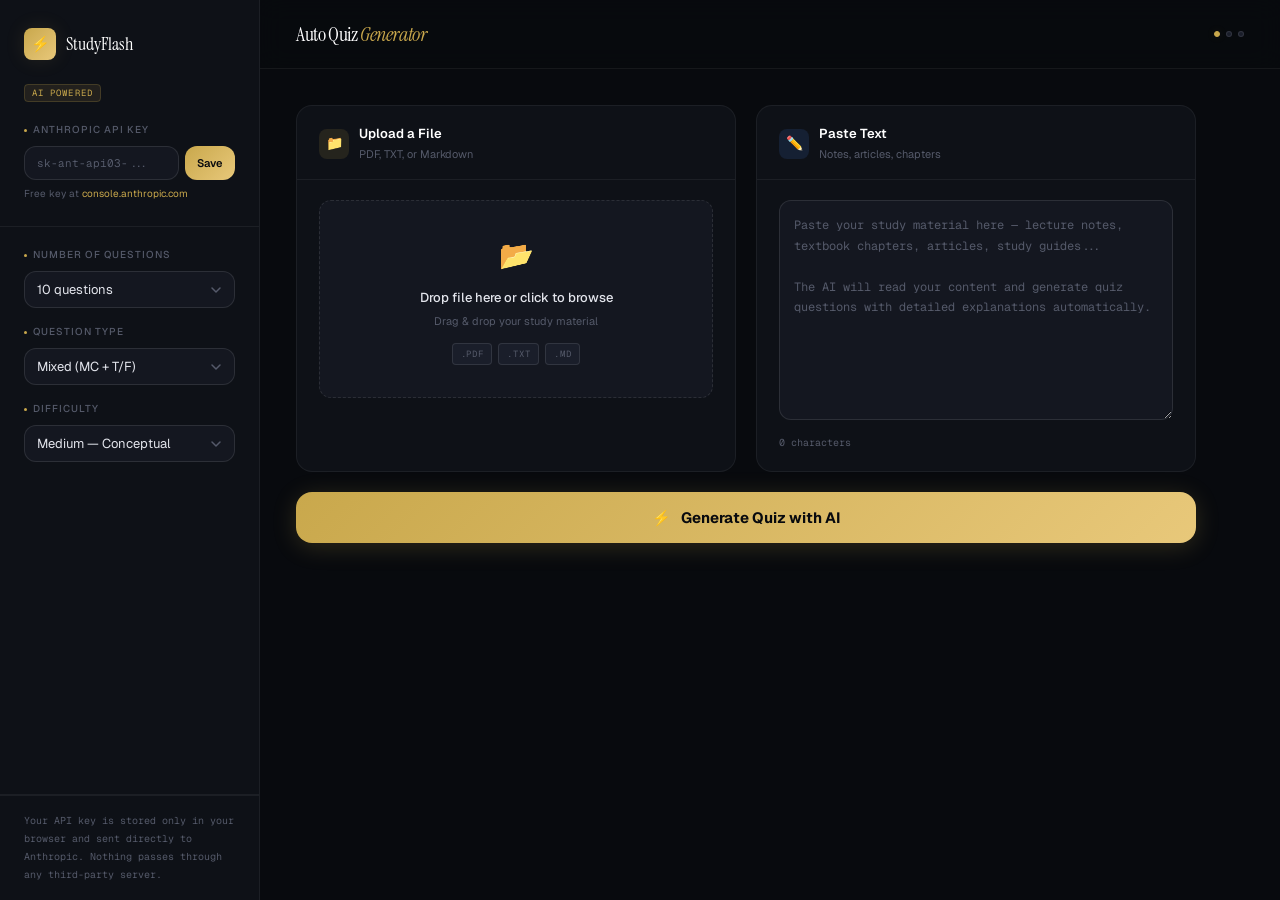
<file: study-quiz.html>
<!DOCTYPE html>
<html lang="en">
<head>
<meta charset="UTF-8">
<meta name="viewport" content="width=device-width, initial-scale=1.0">
<title>StudyFlash AI</title>
<link href="https://fonts.googleapis.com/css2?family=Instrument+Serif:ital@0;1&family=Geist+Mono:wght@300;400;500&family=Geist:wght@300;400;500;600;700&display=swap" rel="stylesheet">
<style>
*,*::before,*::after{margin:0;padding:0;box-sizing:border-box}
:root{--bg:#080a0e;--bg1:#0e1117;--bg2:#141720;--bg3:#1a1e2a;--line:rgba(255,255,255,0.06);--line2:rgba(255,255,255,0.10);--text:#e2e4eb;--text2:#8b90a0;--text3:#555a6a;--gold:#c9a84c;--gold2:#e8c87a;--blue:#4a8fff;--green:#3ecf72;--red:#f06a6a;--amber:#f0a04a;--glow:rgba(201,168,76,0.12);--r:12px;--r2:16px}
html{scroll-behavior:smooth}
body{background:var(--bg);color:var(--text);font-family:'Geist',sans-serif;font-size:14px;min-height:100vh;line-height:1.6;overflow-x:hidden}
.app{position:relative;z-index:1;display:grid;grid-template-columns:260px 1fr;min-height:100vh}
.sidebar{background:var(--bg1);border-right:1px solid var(--line);display:flex;flex-direction:column;position:sticky;top:0;height:100vh;overflow:hidden}
.sidebar-top{padding:28px 24px 24px;border-bottom:1px solid var(--line)}
.logo{display:flex;align-items:center;gap:10px;margin-bottom:20px}
.logo-mark{width:32px;height:32px;background:linear-gradient(135deg,var(--gold),var(--gold2));border-radius:8px;display:flex;align-items:center;justify-content:center;font-size:15px;flex-shrink:0;box-shadow:0 0 20px var(--glow)}
.logo-text{font-family:'Instrument Serif',serif;font-size:18px;color:#fff}
.logo-badge{font-family:'Geist Mono',monospace;font-size:9px;letter-spacing:0.12em;text-transform:uppercase;color:var(--gold);background:rgba(201,168,76,0.1);border:1px solid rgba(201,168,76,0.2);padding:2px 7px;border-radius:4px}
.field-label{font-size:10px;font-weight:500;letter-spacing:0.1em;text-transform:uppercase;color:var(--text3);margin-bottom:8px;display:flex;align-items:center;gap:6px}
.field-label::before{content:'';width:3px;height:3px;border-radius:50%;background:var(--gold)}
.api-input-row{display:flex;gap:6px}
.api-input{flex:1;background:var(--bg2);border:1px solid var(--line2);border-radius:var(--r);padding:9px 12px;color:var(--text);font-family:'Geist Mono',monospace;font-size:11px;outline:none;transition:border-color .2s,box-shadow .2s;min-width:0}
.api-input:focus{border-color:var(--gold);box-shadow:0 0 0 3px var(--glow)}
.api-input::placeholder{color:var(--text3)}
.btn-save{background:linear-gradient(135deg,var(--gold),var(--gold2));border:none;border-radius:var(--r);color:#080a0e;font-family:'Geist',sans-serif;font-size:11px;font-weight:600;padding:0 12px;cursor:pointer;transition:opacity .15s,transform .15s;white-space:nowrap;flex-shrink:0}
.btn-save:hover{opacity:.9;transform:translateY(-1px)}
.api-status{font-size:11px;margin-top:6px;padding:5px 9px;border-radius:6px;display:none;font-family:'Geist Mono',monospace}
.api-status.ok{display:block;background:rgba(62,207,114,0.08);color:var(--green);border:1px solid rgba(62,207,114,0.15)}
.api-status.err{display:block;background:rgba(240,106,106,0.08);color:var(--red);border:1px solid rgba(240,106,106,0.15)}
.api-link{font-size:10px;color:var(--text3);margin-top:6px}
.api-link a{color:var(--gold);text-decoration:none}
.api-link a:hover{text-decoration:underline}
.sidebar-settings{padding:20px 24px;border-bottom:1px solid var(--line);flex:1;overflow-y:auto}
.settings-group{margin-bottom:16px}
.select-field{width:100%;background:var(--bg2);border:1px solid var(--line2);border-radius:var(--r);color:var(--text);font-family:'Geist',sans-serif;font-size:13px;padding:9px 12px;outline:none;cursor:pointer;appearance:none;background-image:url("data:image/svg+xml,%3Csvg xmlns='http://www.w3.org/2000/svg' width='12' height='12' viewBox='0 0 12 12'%3E%3Cpath d='M2 4l4 4 4-4' stroke='%23555a6a' stroke-width='1.5' fill='none' stroke-linecap='round' stroke-linejoin='round'/%3E%3C/svg%3E");background-repeat:no-repeat;background-position:right 12px center;padding-right:32px}
.select-field:focus{border-color:var(--gold)}
.sidebar-footer{padding:16px 24px;border-top:1px solid var(--line);font-size:10px;color:var(--text3);font-family:'Geist Mono',monospace;line-height:1.8}
.main{display:flex;flex-direction:column;min-height:100vh;background:var(--bg)}
.topbar{display:flex;align-items:center;justify-content:space-between;padding:18px 36px;border-bottom:1px solid var(--line);background:rgba(8,10,14,0.8);backdrop-filter:blur(12px);position:sticky;top:0;z-index:10}
.topbar-title{font-family:'Instrument Serif',serif;font-size:20px;color:#fff;letter-spacing:-.02em}
.topbar-title span{font-style:italic;color:var(--gold)}
.step-indicators{display:flex;align-items:center;gap:6px}
.step-dot{width:6px;height:6px;border-radius:50%;background:var(--bg3);border:1px solid var(--line2);transition:all .3s}
.step-dot.active{background:var(--gold);border-color:var(--gold);box-shadow:0 0 8px var(--glow)}
.step-dot.done{background:var(--green);border-color:var(--green)}
.screen-wrap{flex:1;padding:36px;display:none;animation:fadeIn .35s ease}
.screen-wrap.active{display:block}
@keyframes fadeIn{from{opacity:0;transform:translateY(6px)}to{opacity:1;transform:translateY(0)}}
.upload-grid{display:grid;grid-template-columns:1fr 1fr;gap:20px;max-width:900px}
.panel{background:var(--bg1);border:1px solid var(--line);border-radius:var(--r2);overflow:hidden}
.panel-header{padding:18px 22px 16px;border-bottom:1px solid var(--line);display:flex;align-items:center;gap:10px}
.panel-icon{width:30px;height:30px;border-radius:8px;display:flex;align-items:center;justify-content:center;font-size:14px;flex-shrink:0}
.panel-icon.gold{background:rgba(201,168,76,0.12)}
.panel-icon.blue{background:rgba(74,143,255,0.12)}
.panel-title{font-size:13px;font-weight:600;color:#fff}
.panel-sub{font-size:11px;color:var(--text3);margin-top:1px}
.panel-body{padding:20px 22px}
.drop-zone{border:1.5px dashed var(--line2);border-radius:var(--r);padding:32px 20px;text-align:center;cursor:pointer;transition:all .2s;background:var(--bg2);position:relative}
.drop-zone:hover,.drop-zone.drag-over{border-color:var(--gold);background:var(--glow)}
.drop-zone input[type="file"]{position:absolute;inset:0;opacity:0;cursor:pointer;width:100%;height:100%}
.drop-icon{font-size:28px;margin-bottom:10px;display:block;transition:transform .2s}
.drop-zone:hover .drop-icon{transform:translateY(-3px)}
.drop-title{font-size:13px;font-weight:500;color:var(--text);margin-bottom:4px}
.drop-sub{font-size:11px;color:var(--text3)}
.drop-types{display:flex;gap:6px;justify-content:center;margin-top:12px;flex-wrap:wrap}
.drop-type-badge{font-family:'Geist Mono',monospace;font-size:9px;letter-spacing:0.08em;padding:3px 8px;border-radius:4px;background:var(--bg3);border:1px solid var(--line2);color:var(--text3)}
.file-preview{margin-top:12px;padding:10px 14px;background:rgba(62,207,114,0.06);border:1px solid rgba(62,207,114,0.15);border-radius:var(--r);display:none;align-items:center;gap:10px}
.file-preview.show{display:flex}
.file-preview-name{font-family:'Geist Mono',monospace;font-size:11px;color:var(--green);flex:1;overflow:hidden;text-overflow:ellipsis;white-space:nowrap}
.file-clear{background:none;border:none;color:var(--text3);cursor:pointer;font-size:14px;padding:0;line-height:1;transition:color .15s}
.file-clear:hover{color:var(--red)}
.study-textarea{width:100%;min-height:220px;background:var(--bg2);border:1px solid var(--line2);border-radius:var(--r);padding:14px;color:var(--text);font-family:'Geist Mono',monospace;font-size:12px;line-height:1.7;resize:vertical;outline:none;transition:border-color .2s,box-shadow .2s}
.study-textarea:focus{border-color:var(--gold);box-shadow:0 0 0 3px var(--glow)}
.study-textarea::placeholder{color:var(--text3)}
.char-row{display:flex;justify-content:space-between;align-items:center;margin-top:8px}
.char-count{font-size:10px;font-family:'Geist Mono',monospace;color:var(--text3)}
.char-count.good{color:var(--green)}
.generate-section{max-width:900px;margin-top:20px}
.btn-generate{width:100%;padding:16px 24px;background:linear-gradient(135deg,var(--gold),var(--gold2));border:none;border-radius:var(--r2);color:#080a0e;font-family:'Geist',sans-serif;font-size:15px;font-weight:700;cursor:pointer;transition:all .2s;display:flex;align-items:center;justify-content:center;gap:10px;box-shadow:0 4px 24px rgba(201,168,76,0.2)}
.btn-generate:hover:not(:disabled){transform:translateY(-2px);box-shadow:0 8px 32px rgba(201,168,76,0.3)}
.btn-generate:disabled{opacity:.4;cursor:not-allowed;transform:none}
.err-banner{background:rgba(240,106,106,0.08);border:1px solid rgba(240,106,106,0.2);border-radius:var(--r);padding:12px 16px;color:var(--red);font-size:12px;line-height:1.6;margin-bottom:16px;display:none}
.err-banner.show{display:block}
.loading-center{display:flex;flex-direction:column;align-items:center;justify-content:center;min-height:60vh;text-align:center}
.spinner-ring{width:56px;height:56px;border:2px solid var(--bg3);border-top-color:var(--gold);border-radius:50%;animation:spin .9s linear infinite;margin-bottom:24px}
@keyframes spin{to{transform:rotate(360deg)}}
.loading-h{font-family:'Instrument Serif',serif;font-size:24px;color:#fff;margin-bottom:8px}
.loading-p{color:var(--text2);font-size:13px}
.blink::after{content:'▋';animation:blink 1s step-end infinite}
@keyframes blink{0%,100%{opacity:1}50%{opacity:0}}
.quiz-layout{max-width:760px;margin:0 auto}
.quiz-header{display:flex;align-items:center;justify-content:space-between;margin-bottom:24px}
.q-progress-track{flex:1;height:2px;background:var(--bg3);border-radius:99px;margin:0 20px;overflow:hidden}
.q-progress-fill{height:100%;background:linear-gradient(90deg,var(--gold),var(--gold2));border-radius:99px;transition:width .5s cubic-bezier(.4,0,.2,1)}
.q-counter{font-family:'Geist Mono',monospace;font-size:11px;color:var(--text3);white-space:nowrap}
.score-pills{display:flex;gap:8px;margin-bottom:28px}
.score-pill{display:flex;align-items:center;gap:6px;background:var(--bg1);border:1px solid var(--line);border-radius:99px;padding:6px 14px;font-size:12px}
.score-pill-num{font-family:'Geist Mono',monospace;font-weight:500;font-size:14px}
.score-pill-num.c{color:var(--green)}.score-pill-num.w{color:var(--red)}.score-pill-num.s{color:var(--amber)}
.score-pill-lbl{color:var(--text3);font-size:11px}
.q-card{background:var(--bg1);border:1px solid var(--line);border-radius:20px;padding:32px;margin-bottom:16px;position:relative;transition:border-color .3s}
.q-card::before{content:'';position:absolute;top:0;left:32px;right:32px;height:1px;background:linear-gradient(90deg,transparent,var(--gold),transparent);opacity:.3}
.q-card.flash-ok{border-color:rgba(62,207,114,0.4)}
.q-card.flash-bad{border-color:rgba(240,106,106,0.4)}
.q-meta-row{display:flex;align-items:center;gap:10px;margin-bottom:20px}
.q-num-badge{font-family:'Geist Mono',monospace;font-size:10px;color:var(--text3);letter-spacing:.1em}
.q-type-chip{font-family:'Geist Mono',monospace;font-size:9px;letter-spacing:.12em;text-transform:uppercase;padding:3px 9px;border-radius:4px}
.q-type-chip.mc{background:rgba(74,143,255,0.1);color:var(--blue);border:1px solid rgba(74,143,255,0.2)}
.q-type-chip.tf{background:rgba(240,160,74,0.1);color:var(--amber);border:1px solid rgba(240,160,74,0.2)}
.q-text{font-family:'Instrument Serif',serif;font-size:20px;line-height:1.5;color:#fff;margin-bottom:28px;letter-spacing:-.01em}
.opts-list{display:flex;flex-direction:column;gap:10px}
.opt-btn{background:var(--bg2);border:1px solid var(--line2);border-radius:var(--r);padding:14px 18px;display:flex;align-items:flex-start;gap:14px;cursor:pointer;text-align:left;color:var(--text);font-family:'Geist',sans-serif;font-size:13px;line-height:1.5;transition:all .15s;width:100%}
.opt-btn:hover:not(:disabled){border-color:var(--gold);background:var(--glow);transform:translateX(3px)}
.opt-btn:disabled{cursor:default}
.opt-key{width:22px;height:22px;border-radius:6px;background:var(--bg3);border:1px solid var(--line2);display:flex;align-items:center;justify-content:center;font-family:'Geist Mono',monospace;font-size:10px;color:var(--text3);flex-shrink:0;transition:all .15s}
.opt-btn:hover:not(:disabled) .opt-key{background:rgba(201,168,76,0.15);border-color:var(--gold);color:var(--gold)}
.opt-btn.correct{border-color:rgba(62,207,114,0.5);background:rgba(62,207,114,0.06);color:var(--green)}
.opt-btn.correct .opt-key{background:rgba(62,207,114,0.15);border-color:var(--green);color:var(--green)}
.opt-btn.wrong{border-color:rgba(240,106,106,0.5);background:rgba(240,106,106,0.06);color:var(--red)}
.opt-btn.wrong .opt-key{background:rgba(240,106,106,0.15);border-color:var(--red);color:var(--red)}
.tf-row{display:flex;gap:12px}
.tf-btn{flex:1;padding:20px;border-radius:var(--r2);border:1px solid var(--line2);background:var(--bg2);font-family:'Instrument Serif',serif;font-size:18px;color:var(--text);cursor:pointer;transition:all .15s}
.tf-btn:hover:not(:disabled){transform:translateY(-2px)}
.tf-btn.t-btn:hover:not(:disabled){border-color:var(--green);color:var(--green);background:rgba(62,207,114,0.06)}
.tf-btn.f-btn:hover:not(:disabled){border-color:var(--red);color:var(--red);background:rgba(240,106,106,0.06)}
.tf-btn.correct{border-color:rgba(62,207,114,0.5);background:rgba(62,207,114,0.06);color:var(--green)}
.tf-btn.wrong{border-color:rgba(240,106,106,0.5);background:rgba(240,106,106,0.06);color:var(--red)}
.tf-btn:disabled{cursor:default}
.feedback-box{margin-top:20px;padding:14px 18px;border-radius:var(--r);font-size:13px;line-height:1.65;display:none;animation:fadeIn .25s ease}
.feedback-box.show{display:block}
.feedback-box.ok{background:rgba(62,207,114,0.07);border:1px solid rgba(62,207,114,0.18);color:#a7e8c0}
.feedback-box.bad{background:rgba(240,106,106,0.07);border:1px solid rgba(240,106,106,0.18);color:#f5baba}
.fb-label{font-weight:600;margin-bottom:4px;display:block}
.quiz-controls{display:flex;gap:10px}
.ctrl-btn{padding:12px 24px;border-radius:var(--r);font-family:'Geist',sans-serif;font-size:13px;font-weight:600;cursor:pointer;transition:all .15s;border:1px solid var(--line2);letter-spacing:-.01em}
.ctrl-btn.primary{background:linear-gradient(135deg,var(--gold),var(--gold2));color:#080a0e;border-color:transparent;box-shadow:0 2px 12px rgba(201,168,76,0.2);flex:1}
.ctrl-btn.primary:hover{transform:translateY(-1px);box-shadow:0 4px 20px rgba(201,168,76,0.3)}
.ctrl-btn.ghost{background:transparent;color:var(--text3)}
.ctrl-btn.ghost:hover{color:var(--text);border-color:var(--line2)}
.ctrl-btn.danger{background:rgba(240,106,106,0.08);color:var(--red);border-color:rgba(240,106,106,0.2)}
.ctrl-btn.danger:hover{background:rgba(240,106,106,0.15)}
.results-wrap{max-width:600px;margin:0 auto}
.results-hero{background:var(--bg1);border:1px solid var(--line);border-radius:20px;padding:48px 36px;text-align:center;position:relative;overflow:hidden}
.results-hero::before{content:'';position:absolute;top:-60px;left:50%;transform:translateX(-50%);width:200px;height:200px;background:radial-gradient(circle,rgba(201,168,76,0.12) 0%,transparent 70%);pointer-events:none}
.results-pct{font-family:'Instrument Serif',serif;font-size:80px;line-height:1;background:linear-gradient(135deg,var(--gold),var(--gold2));-webkit-background-clip:text;-webkit-text-fill-color:transparent;background-clip:text;margin-bottom:6px}
.results-sublabel{color:var(--text3);font-size:12px;margin-bottom:36px;font-family:'Geist Mono',monospace;letter-spacing:.08em;text-transform:uppercase}
.results-stats{display:grid;grid-template-columns:repeat(3,1fr);gap:12px;margin-bottom:36px}
.r-stat{background:var(--bg2);border:1px solid var(--line);border-radius:var(--r);padding:16px 10px}
.r-stat-num{font-family:'Instrument Serif',serif;font-size:28px;display:block;margin-bottom:2px}
.r-stat-lbl{font-size:10px;color:var(--text3);letter-spacing:.1em;text-transform:uppercase;font-family:'Geist Mono',monospace}
.results-grade{font-family:'Instrument Serif',serif;font-size:22px;color:#fff;margin-bottom:6px}
.results-grade-sub{color:var(--text2);font-size:13px;margin-bottom:28px}
.results-actions{display:flex;gap:10px}
@media(max-width:768px){.app{grid-template-columns:1fr}.sidebar{position:relative;height:auto;border-right:none;border-bottom:1px solid var(--line)}.sidebar-settings{display:none}.upload-grid{grid-template-columns:1fr}.topbar{padding:14px 20px}.screen-wrap{padding:20px}.results-pct{font-size:60px}.q-text{font-size:17px}.q-card{padding:24px 20px}}
</style>
</head>
<body>
<div class="app">
<aside class="sidebar">
  <div class="sidebar-top">
    <div class="logo">
      <div class="logo-mark">⚡</div>
      <div><div class="logo-text">StudyFlash</div></div>
    </div>
    <span class="logo-badge">AI Powered</span>
    <div style="margin-top:20px">
      <div class="field-label">Anthropic API Key</div>
      <div class="api-input-row">
        <input class="api-input" type="password" id="api-key" placeholder="sk-ant-api03-..." autocomplete="off" oninput="onKeyChange()">
        <button class="btn-save" onclick="saveKey()">Save</button>
      </div>
      <div class="api-status" id="key-status"></div>
      <div class="api-link">Free key at <a href="https://console.anthropic.com" target="_blank">console.anthropic.com</a></div>
    </div>
  </div>
  <div class="sidebar-settings">
    <div class="settings-group">
      <div class="field-label">Number of Questions</div>
      <select class="select-field" id="num-q">
        <option value="5">5 questions</option>
        <option value="10" selected>10 questions</option>
        <option value="15">15 questions</option>
        <option value="20">20 questions</option>
      </select>
    </div>
    <div class="settings-group">
      <div class="field-label">Question Type</div>
      <select class="select-field" id="q-type-sel">
        <option value="mixed" selected>Mixed (MC + T/F)</option>
        <option value="mc">Multiple Choice Only</option>
        <option value="tf">True / False Only</option>
      </select>
    </div>
    <div class="settings-group">
      <div class="field-label">Difficulty</div>
      <select class="select-field" id="difficulty">
        <option value="easy">Easy — Basic recall</option>
        <option value="medium" selected>Medium — Conceptual</option>
        <option value="hard">Hard — Analysis</option>
      </select>
    </div>
  </div>
  <div class="sidebar-footer">Your API key is stored only in your browser and sent directly to Anthropic. Nothing passes through any third-party server.</div>
</aside>

<div class="main">
  <div class="topbar">
    <div class="topbar-title">Auto Quiz <span>Generator</span></div>
    <div class="step-indicators">
      <div class="step-dot active" id="dot-1"></div>
      <div class="step-dot" id="dot-2"></div>
      <div class="step-dot" id="dot-3"></div>
    </div>
  </div>

  <div class="screen-wrap active" id="S-setup">
    <div class="upload-grid">
      <div class="panel">
        <div class="panel-header">
          <div class="panel-icon gold">📁</div>
          <div><div class="panel-title">Upload a File</div><div class="panel-sub">PDF, TXT, or Markdown</div></div>
        </div>
        <div class="panel-body">
          <div class="drop-zone" id="drop-zone" ondragover="onDragOver(event)" ondragleave="onDragLeave()" ondrop="onDrop(event)">
            <input type="file" id="file-input" accept=".txt,.md,.pdf" onchange="onFileSelect(event)">
            <span class="drop-icon">📂</span>
            <div class="drop-title">Drop file here or click to browse</div>
            <div class="drop-sub">Drag &amp; drop your study material</div>
            <div class="drop-types">
              <span class="drop-type-badge">.PDF</span>
              <span class="drop-type-badge">.TXT</span>
              <span class="drop-type-badge">.MD</span>
            </div>
          </div>
          <div class="file-preview" id="file-preview">
            <span>✓</span>
            <span class="file-preview-name" id="file-name">file.txt</span>
            <button class="file-clear" onclick="clearFile()">✕</button>
          </div>
        </div>
      </div>
      <div class="panel">
        <div class="panel-header">
          <div class="panel-icon blue">✏️</div>
          <div><div class="panel-title">Paste Text</div><div class="panel-sub">Notes, articles, chapters</div></div>
        </div>
        <div class="panel-body">
          <textarea class="study-textarea" id="study-text" oninput="onTextInput()" placeholder="Paste your study material here — lecture notes, textbook chapters, articles, study guides...

The AI will read your content and generate quiz questions with detailed explanations automatically."></textarea>
          <div class="char-row"><span class="char-count" id="char-count">0 characters</span></div>
        </div>
      </div>
    </div>
    <div class="generate-section">
      <div class="err-banner" id="err-banner"></div>
      <button class="btn-generate" onclick="generate()"><span>⚡</span> Generate Quiz with AI</button>
    </div>
  </div>

  <div class="screen-wrap" id="S-loading">
    <div class="loading-center">
      <div class="spinner-ring"></div>
      <div class="loading-h">Reading your material<span class="blink"></span></div>
      <div class="loading-p">Generating questions, answers &amp; explanations<br>Usually takes 10–20 seconds</div>
    </div>
  </div>

  <div class="screen-wrap" id="S-quiz">
    <div class="quiz-layout">
      <div class="quiz-header">
        <span class="q-counter" id="q-counter">1 / 10</span>
        <div class="q-progress-track"><div class="q-progress-fill" id="q-prog" style="width:0%"></div></div>
        <button class="ctrl-btn ghost" onclick="goSetup()" style="padding:6px 12px;font-size:12px">✕ Exit</button>
      </div>
      <div class="score-pills">
        <div class="score-pill"><span class="score-pill-num c" id="sc-c">0</span><span class="score-pill-lbl">Correct</span></div>
        <div class="score-pill"><span class="score-pill-num w" id="sc-w">0</span><span class="score-pill-lbl">Wrong</span></div>
        <div class="score-pill"><span class="score-pill-num s" id="sc-s">0</span><span class="score-pill-lbl">Skipped</span></div>
      </div>
      <div class="q-card" id="q-card">
        <div class="q-meta-row">
          <span class="q-num-badge" id="q-num">Q 01</span>
          <span class="q-type-chip mc" id="q-type-chip">Multiple Choice</span>
        </div>
        <div class="q-text" id="q-text">Loading...</div>
        <div id="ans-area"></div>
        <div class="feedback-box" id="feedback"></div>
      </div>
      <div class="quiz-controls">
        <button class="ctrl-btn ghost" id="btn-skip" onclick="skip()">Skip →</button>
        <button class="ctrl-btn primary" id="btn-next" onclick="nextQ()" style="display:none">Next Question →</button>
      </div>
    </div>
  </div>

  <div class="screen-wrap" id="S-results">
    <div class="results-wrap">
      <div class="results-hero">
        <div class="results-pct" id="r-pct">0%</div>
        <div class="results-sublabel">Final Score</div>
        <div class="results-stats">
          <div class="r-stat"><span class="r-stat-num" style="color:var(--green)" id="r-c">0</span><div class="r-stat-lbl">Correct</div></div>
          <div class="r-stat"><span class="r-stat-num" style="color:var(--red)" id="r-w">0</span><div class="r-stat-lbl">Wrong</div></div>
          <div class="r-stat"><span class="r-stat-num" style="color:var(--amber)" id="r-s">0</span><div class="r-stat-lbl">Skipped</div></div>
        </div>
        <div class="results-grade" id="r-grade">Great job!</div>
        <div class="results-grade-sub" id="r-sub">Keep studying!</div>
        <div class="results-actions">
          <button class="ctrl-btn danger" onclick="retake()" style="flex:1">↩ Retake Quiz</button>
          <button class="ctrl-btn primary" onclick="goSetup()" style="flex:1">New Quiz →</button>
        </div>
      </div>
    </div>
  </div>
</div>
</div>

<script>
let questions=[],cur=0,scores={c:0,w:0,s:0},didAnswer=false,uploadedText='';
window.onload=()=>{const k=localStorage.getItem('af_key');if(k){document.getElementById('api-key').value=k;setKeyStatus('✓ Key loaded from storage','ok');}};
function onKeyChange(){document.getElementById('key-status').className='api-status';}
function saveKey(){const k=document.getElementById('api-key').value.trim();if(!k.startsWith('sk-ant-')){setKeyStatus('✗ Should start with sk-ant-','err');return;}localStorage.setItem('af_key',k);setKeyStatus('✓ Saved to browser storage','ok');}
function setKeyStatus(msg,type){const el=document.getElementById('key-status');el.textContent=msg;el.className='api-status '+type;}
function onDragOver(e){e.preventDefault();document.getElementById('drop-zone').classList.add('drag-over');}
function onDragLeave(){document.getElementById('drop-zone').classList.remove('drag-over');}
function onDrop(e){e.preventDefault();document.getElementById('drop-zone').classList.remove('drag-over');const f=e.dataTransfer.files[0];if(f)processFile(f);}
function onFileSelect(e){const f=e.target.files[0];if(f)processFile(f);}
function processFile(file){const ext=file.name.split('.').pop().toLowerCase();if(ext==='pdf'){readPDF(file);}else if(ext==='txt'||ext==='md'){const r=new FileReader();r.onload=e=>{uploadedText=e.target.result;showFilePreview(file.name);document.getElementById('study-text').value=uploadedText;updateCharCount();};r.readAsText(file);}else{showErr('Unsupported file type. Please use .pdf, .txt, or .md');}}
async function readPDF(file){try{if(!window.pdfjsLib){await loadScript('https://cdnjs.cloudflare.com/ajax/libs/pdf.js/3.11.174/pdf.min.js');window.pdfjsLib.GlobalWorkerOptions.workerSrc='https://cdnjs.cloudflare.com/ajax/libs/pdf.js/3.11.174/pdf.worker.min.js';}const buf=await file.arrayBuffer();const pdf=await pdfjsLib.getDocument({data:buf}).promise;let text='';for(let i=1;i<=Math.min(pdf.numPages,30);i++){const page=await pdf.getPage(i);const content=await page.getTextContent();text+=content.items.map(x=>x.str).join(' ')+'\n\n';}if(!text.trim()){showErr('Could not extract text from this PDF. It may be scanned. Try pasting text instead.');return;}uploadedText=text.trim();showFilePreview(file.name);document.getElementById('study-text').value=uploadedText.slice(0,3000)+(uploadedText.length>3000?'\n\n[...full content will be used for quiz generation...]':'');updateCharCount();}catch(err){showErr('PDF read error: '+err.message+'. Try pasting text instead.');}}
function loadScript(src){return new Promise((res,rej)=>{const s=document.createElement('script');s.src=src;s.onload=res;s.onerror=rej;document.head.appendChild(s);});}
function showFilePreview(name){document.getElementById('file-name').textContent=name;document.getElementById('file-preview').classList.add('show');document.getElementById('drop-zone').style.display='none';}
function clearFile(){uploadedText='';document.getElementById('file-input').value='';document.getElementById('file-preview').classList.remove('show');document.getElementById('drop-zone').style.display='block';document.getElementById('study-text').value='';updateCharCount();}
function onTextInput(){uploadedText='';updateCharCount();}
function updateCharCount(){const n=getStudyText().length;const el=document.getElementById('char-count');el.textContent=n.toLocaleString()+' characters';el.className='char-count'+(n>=200?' good':'');}
function getStudyText(){return uploadedText||document.getElementById('study-text').value.trim();}
async function generate(){
  const key=document.getElementById('api-key').value.trim();
  const txt=getStudyText();
  const num=document.getElementById('num-q').value;
  const typ=document.getElementById('q-type-sel').value;
  const dif=document.getElementById('difficulty').value;
  hideErr();
  if(!key){showErr('Enter your Anthropic API key in the sidebar.');return;}
  if(!key.startsWith('sk-ant-')){showErr('Invalid API key — should start with "sk-ant-".');return;}
  if(txt.length<80){showErr('Not enough text. Upload a file or paste at least a short paragraph.');return;}
  const typeInstr={mixed:'Mix ~70% multiple-choice (type "mc") and ~30% true/false (type "tf").',mc:'All questions must be multiple-choice (type "mc") with exactly 4 options.',tf:'All questions must be true/false (type "tf").'}[typ];
  const difInstr={easy:'Focus on basic definitions and direct recall.',medium:'Include conceptual understanding and application.',hard:'Include analysis, comparison, and nuanced edge cases.'}[dif];
  const prompt='You are an expert quiz generator. Generate exactly '+num+' quiz questions from the study material below.\n\nRULES:\n- '+typeInstr+'\n- Difficulty: '+difInstr+'\n- For "mc": exactly 4 options array, answer is 0-indexed integer.\n- For "tf": no options needed, answer is boolean true or false.\n- Each question needs a clear 2-3 sentence explanation.\n- Base ALL questions ONLY on the provided text.\n\nRESPOND WITH ONLY valid JSON, no markdown:\n{"questions":[{"type":"mc","question":"...","options":["A","B","C","D"],"answer":0,"explanation":"..."},{"type":"tf","question":"...","answer":true,"explanation":"..."}]}\n\nSTUDY MATERIAL:\n'+txt.slice(0,12000);
  showScreen('S-loading');setDots(2);
  try{
    const res=await fetch('https://api.anthropic.com/v1/messages',{method:'POST',headers:{'Content-Type':'application/json','x-api-key':key,'anthropic-version':'2023-06-01','anthropic-dangerous-direct-browser-access':'true'},body:JSON.stringify({model:'claude-sonnet-4-20250514',max_tokens:4096,messages:[{role:'user',content:prompt}]})});
    if(!res.ok){const e=await res.json().catch(()=>({}));throw new Error(e?.error?.message||'API error '+res.status);}
    const data=await res.json();
    const raw=data.content.map(b=>b.text||'').join('');
    const parsed=JSON.parse(raw.replace(/```json|```/g,'').trim());
    if(!parsed.questions?.length)throw new Error('Unexpected response format. Try again.');
    questions=parsed.questions;cur=0;scores={c:0,w:0,s:0};
    showScreen('S-quiz');setDots(2);renderQ();syncScores();
  }catch(e){showScreen('S-setup');setDots(1);showErr('Error: '+e.message+' — Check your API key and credits, or reduce text length.');}
}
function renderQ(){
  if(cur>=questions.length){showResults();return;}
  const q=questions[cur];didAnswer=false;
  const pct=Math.round(cur/questions.length*100);
  document.getElementById('q-counter').textContent=(cur+1)+' / '+questions.length;
  document.getElementById('q-prog').style.width=pct+'%';
  document.getElementById('q-num').textContent='Q '+String(cur+1).padStart(2,'0');
  const chip=document.getElementById('q-type-chip');
  if(q.type==='tf'){chip.textContent='True / False';chip.className='q-type-chip tf';}
  else{chip.textContent='Multiple Choice';chip.className='q-type-chip mc';}
  document.getElementById('q-text').textContent=q.question;
  const area=document.getElementById('ans-area');area.innerHTML='';
  if(q.type==='mc'){
    const list=document.createElement('div');list.className='opts-list';
    const letters=['A','B','C','D'];
    const shuf=shuffle(q.options.map((o,i)=>({t:o,i})));
    shuf.forEach((opt,idx)=>{const b=document.createElement('button');b.className='opt-btn';b.innerHTML='<span class="opt-key">'+letters[idx]+'</span><span>'+esc(opt.t)+'</span>';b.onclick=()=>doMC(opt.i,b,shuf,q);list.appendChild(b);});
    area.appendChild(list);
  }else{
    const row=document.createElement('div');row.className='tf-row';
    ['True','False'].forEach(v=>{const b=document.createElement('button');b.className='tf-btn '+(v==='True'?'t-btn':'f-btn');b.textContent=v;b.onclick=()=>doTF(v==='True',b,q);row.appendChild(b);});
    area.appendChild(row);
  }
  const fb=document.getElementById('feedback');fb.className='feedback-box';fb.innerHTML='';
  document.getElementById('btn-next').style.display='none';
  document.getElementById('btn-skip').style.display='block';
  document.getElementById('q-card').className='q-card';
}
function doMC(selIdx,btn,shuf,q){if(didAnswer)return;didAnswer=true;const ok=selIdx===q.answer;btn.closest('.opts-list').querySelectorAll('.opt-btn').forEach((b,i)=>{b.disabled=true;if(shuf[i].i===q.answer)b.classList.add('correct');else if(b===btn&&!ok)b.classList.add('wrong');});finish(ok,q);}
function doTF(sel,btn,q){if(didAnswer)return;didAnswer=true;const ok=sel===q.answer;btn.closest('.tf-row').querySelectorAll('.tf-btn').forEach(b=>{b.disabled=true;const isT=b.classList.contains('t-btn');if(isT===q.answer)b.classList.add('correct');else if(b===btn&&!ok)b.classList.add('wrong');});finish(ok,q);}
function finish(ok,q){if(ok)scores.c++;else scores.w++;const card=document.getElementById('q-card');card.classList.add(ok?'flash-ok':'flash-bad');setTimeout(()=>card.classList.remove('flash-ok','flash-bad'),600);const fb=document.getElementById('feedback');fb.className='feedback-box show '+(ok?'ok':'bad');fb.innerHTML='<span class="fb-label">'+(ok?'✓ Correct':'✗ Incorrect')+'</span>'+esc(q.explanation);syncScores();document.getElementById('btn-next').style.display='block';document.getElementById('btn-skip').style.display='none';}
function skip(){scores.s++;syncScores();cur++;renderQ();}
function nextQ(){cur++;renderQ();}
function syncScores(){document.getElementById('sc-c').textContent=scores.c;document.getElementById('sc-w').textContent=scores.w;document.getElementById('sc-s').textContent=scores.s;}
function showResults(){showScreen('S-results');setDots(3);const att=scores.c+scores.w;const pct=att>0?Math.round(scores.c/att*100):0;document.getElementById('r-pct').textContent=pct+'%';document.getElementById('r-c').textContent=scores.c;document.getElementById('r-w').textContent=scores.w;document.getElementById('r-s').textContent=scores.s;let g,s;if(pct>=90){g='🏆 Excellent!';s='You\'ve mastered this material!';}else if(pct>=75){g='🎯 Great Work!';s='Solid understanding — review a few weak spots.';}else if(pct>=60){g='📚 Good Progress';s='On the right track — keep reviewing.';}else{g='💪 Keep Studying';s='Go back through your notes and try again!';}document.getElementById('r-grade').textContent=g;document.getElementById('r-sub').textContent=s;}
function retake(){cur=0;scores={c:0,w:0,s:0};questions=shuffle(questions);showScreen('S-quiz');setDots(2);renderQ();syncScores();}
function goSetup(){showScreen('S-setup');setDots(1);}
function showScreen(id){document.querySelectorAll('.screen-wrap').forEach(s=>s.classList.remove('active'));document.getElementById(id).classList.add('active');}
function setDots(step){for(let i=1;i<=3;i++){const d=document.getElementById('dot-'+i);if(i<step)d.className='step-dot done';else if(i===step)d.className='step-dot active';else d.className='step-dot';}}
function showErr(msg){const el=document.getElementById('err-banner');el.textContent=msg;el.classList.add('show');}
function hideErr(){document.getElementById('err-banner').classList.remove('show');}
function shuffle(a){const r=[...a];for(let i=r.length-1;i>0;i--){const j=Math.floor(Math.random()*(i+1));[r[i],r[j]]=[r[j],r[i]];}return r;}
function esc(s){return String(s).replace(/&/g,'&amp;').replace(/</g,'&lt;').replace(/>/g,'&gt;').replace(/"/g,'&quot;');}
</script>
</body>
</html>
</file>
<file: style.css>
:root{
  --bg:#f5f7fb; --card:#ffffff; --ink:#172033; --muted:#61708a; --line:#dfe6f0;
  --brand:#2563eb; --brand-dark:#1d4ed8; --good:#15803d; --bad:#b91c1c; --soft:#eef4ff;
}
*{box-sizing:border-box}
body{margin:0;font-family:system-ui,-apple-system,Segoe UI,Roboto,Arial,sans-serif;background:var(--bg);color:var(--ink);}
.app{width:min(900px,100%);margin:0 auto;padding:18px 14px 40px;}
.hero{display:flex;gap:14px;align-items:flex-start;justify-content:space-between;background:linear-gradient(135deg,#0f172a,#1d4ed8);color:white;border-radius:26px;padding:22px;box-shadow:0 18px 35px rgba(15,23,42,.18)}
.eyebrow{margin:0 0 6px;font-size:.78rem;text-transform:uppercase;letter-spacing:.08em;opacity:.85}.hero h1{margin:0;font-size:clamp(1.8rem,8vw,3rem);line-height:1}.sub{margin:10px 0 0;color:#dbeafe;max-width:60ch}.ghost{border:1px solid rgba(255,255,255,.55);background:transparent;color:white;border-radius:999px;padding:10px 14px;font-weight:700}
.stats{display:grid;grid-template-columns:repeat(3,1fr);gap:10px;margin:14px 0}.stats div{background:var(--card);border:1px solid var(--line);border-radius:20px;padding:13px;text-align:center}.stats span{display:block;font-size:1.25rem;font-weight:800}.stats small{display:block;color:var(--muted);margin-top:2px}.progress{height:10px;background:#dbe3ef;border-radius:999px;overflow:hidden;margin-bottom:14px}.progress div{height:100%;width:0;background:var(--brand);transition:width .25s ease}.card,.feedback{background:var(--card);border:1px solid var(--line);border-radius:26px;padding:20px;box-shadow:0 10px 25px rgba(15,23,42,.08)}.questionTop{display:flex;gap:10px;align-items:center;justify-content:space-between}#questionBadge,.multi{font-size:.8rem;font-weight:800;border-radius:999px;padding:7px 10px;background:var(--soft);color:var(--brand-dark)}.multi{background:#fef3c7;color:#92400e}h2{font-size:1.16rem;line-height:1.45;margin:16px 0}.answers{display:grid;gap:10px}.answer{display:grid;grid-template-columns:auto 1fr;gap:10px;align-items:start;border:1px solid var(--line);background:#fbfdff;border-radius:18px;padding:14px;cursor:pointer}.answer:hover{border-color:#93c5fd}.answer input{margin-top:3px;transform:scale(1.15)}.choiceLetter{font-weight:900;color:var(--brand-dark);margin-right:6px}.actions{display:flex;gap:10px;margin-top:16px}.primary,.secondary{border:0;border-radius:16px;padding:13px 16px;font-weight:900;font-size:1rem}.primary{background:var(--brand);color:white}.primary:disabled{background:#94a3b8}.secondary{background:#0f172a;color:white}.hidden{display:none!important}.feedback{margin-top:14px}.result{font-size:1.25rem;font-weight:900;margin:0 0 8px}.correct{color:var(--good)}.wrong{color:var(--bad)}.explainBlock{border-top:1px solid var(--line);padding-top:14px;margin-top:14px}.explainBlock h3{margin:0 0 8px;font-size:1rem}.wrongList{display:grid;gap:10px}.wrongItem{background:#fff7f7;border:1px solid #fecaca;border-radius:16px;padding:12px}.serviceGrid{display:grid;gap:10px}.service{background:#f8fafc;border:1px solid var(--line);border-radius:16px;padding:12px}.service b{display:block;margin-bottom:3px}.finished{text-align:center}.finished h2{font-size:2rem}.pill{display:inline-block;background:#dcfce7;color:#166534;border-radius:999px;padding:7px 10px;font-weight:800;margin-bottom:8px}
@media (max-width:560px){.app{padding:12px 10px 30px}.hero{border-radius:22px;padding:18px;display:block}.ghost{margin-top:14px}.card,.feedback{border-radius:22px;padding:16px}.actions{display:grid}.stats{gap:7px}.stats div{border-radius:16px;padding:10px 8px}h2{font-size:1.05rem}.answer{padding:12px}.sub{font-size:.95rem}}

.tip { background:#fff8e6; border:1px solid #f4d17a; border-radius:14px; padding:12px; }
.wrongItem b { display:block; margin-bottom:4px; }
.wrongItem span { display:block; line-height:1.45; }
.service span { display:block; margin-top:6px; line-height:1.45; }
</file>
